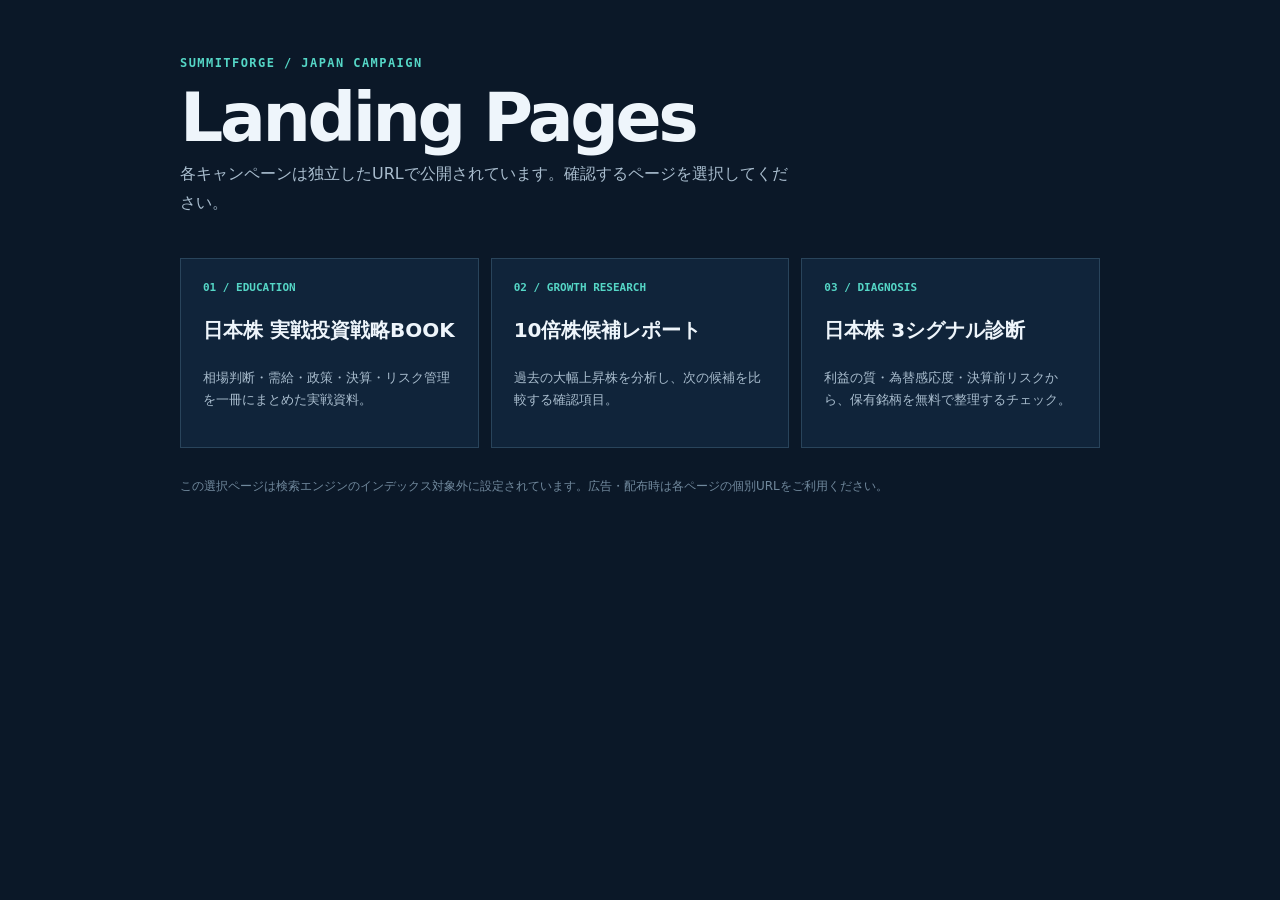
<file: index.html>
<!doctype html>
<html lang="ja">
<head>
  <meta charset="utf-8">
  <meta name="viewport" content="width=device-width, initial-scale=1, viewport-fit=cover">
  <meta name="robots" content="noindex,nofollow">
  <link rel="icon" href="data:image/svg+xml,%3Csvg xmlns='http://www.w3.org/2000/svg' viewBox='0 0 64 64'%3E%3Crect width='64' height='64' rx='8' fill='%230b1828'/%3E%3Cpath d='M15 42 27 30l8 7 14-17' fill='none' stroke='%2355d6c6' stroke-width='6'/%3E%3C/svg%3E">
  <title>SummitForge Landing Pages</title>
  <style>
    *{box-sizing:border-box}body{margin:0;min-width:320px;background:#0b1828;color:#eef5fb;font-family:system-ui,"Noto Sans JP",sans-serif}.shell{width:min(100%,960px);margin-inline:auto;padding:56px 20px 72px}.label{color:#55d6c6;font:700 12px/1.2 ui-monospace,monospace;letter-spacing:.12em}.title{margin:14px 0 8px;font-size:clamp(32px,8vw,68px);line-height:1;letter-spacing:-.05em}.lead{max-width:620px;margin:0;color:#a9bdce;line-height:1.8}.grid{display:grid;gap:12px;margin-top:40px}.card{display:grid;gap:8px;border:1px solid #29445b;padding:22px;background:#10243a;color:inherit;text-decoration:none;transition:border-color .15s,transform .15s}.card:hover{border-color:#55d6c6;transform:translateY(-2px)}.card span{color:#55d6c6;font:600 11px/1.2 ui-monospace,monospace}.card strong{font-size:20px}.card small{color:#a9bdce;line-height:1.6}.note{margin-top:28px;color:#71899d;font-size:12px;line-height:1.7}@media(min-width:720px){.grid{grid-template-columns:repeat(3,1fr)}.card{min-height:190px}}
  </style>
</head>
<body>
  <main class="shell">
    <div class="label">SUMMITFORGE / JAPAN CAMPAIGN</div>
    <h1 class="title">Landing Pages</h1>
    <p class="lead">各キャンペーンは独立したURLで公開されています。確認するページを選択してください。</p>
    <nav class="grid" aria-label="公開ページ一覧">
      <a class="card" href="./strategy-book/"><span>01 / EDUCATION</span><strong>日本株 実戦投資戦略BOOK</strong><small>相場判断・需給・政策・決算・リスク管理を一冊にまとめた実戦資料。</small></a>
      <a class="card" href="./market-intelligence/"><span>02 / GROWTH RESEARCH</span><strong>10倍株候補レポート</strong><small>過去の大幅上昇株を分析し、次の候補を比較する確認項目。</small></a>
      <a class="card" href="./stock-diagnosis/"><span>03 / DIAGNOSIS</span><strong>日本株 3シグナル診断</strong><small>利益の質・為替感応度・決算前リスクから、保有銘柄を無料で整理するチェック。</small></a>
    </nav>
    <p class="note">この選択ページは検索エンジンのインデックス対象外に設定されています。広告・配布時は各ページの個別URLをご利用ください。</p>
  </main>
</body>
</html>
</file>
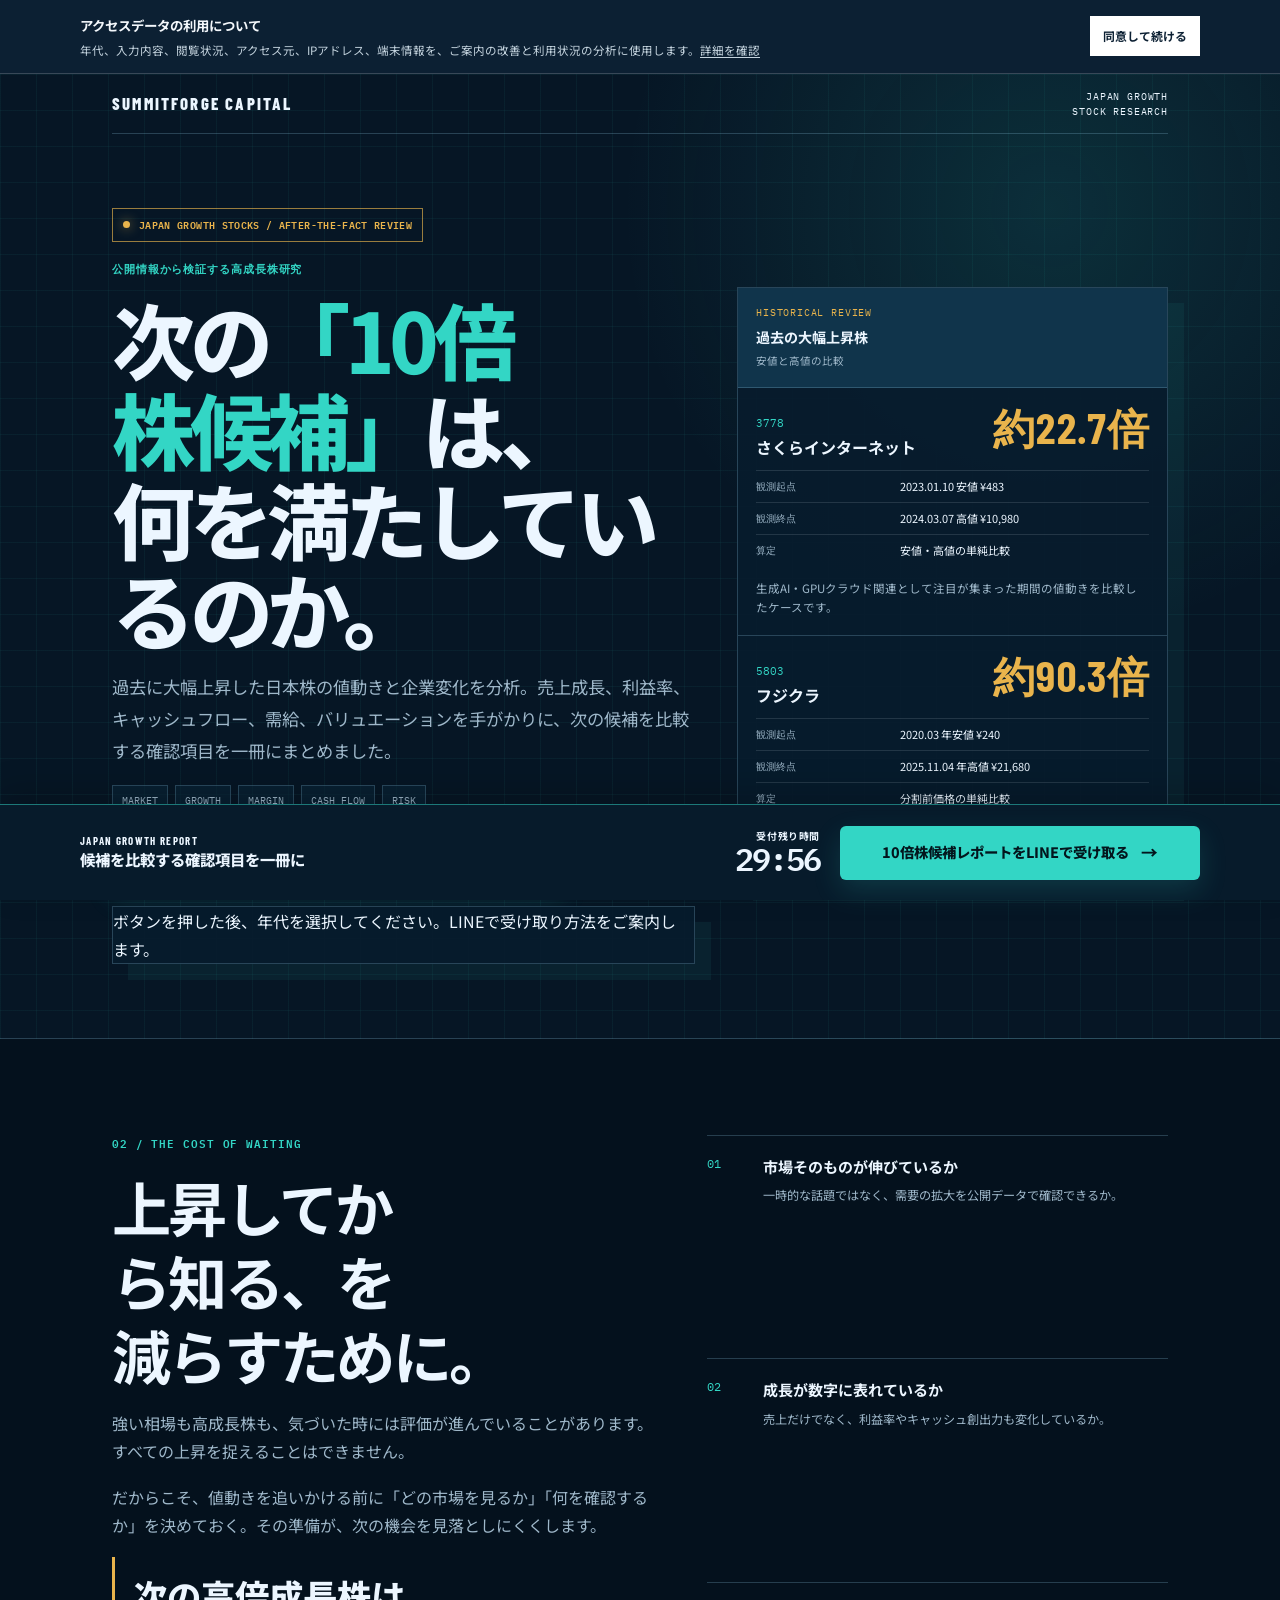
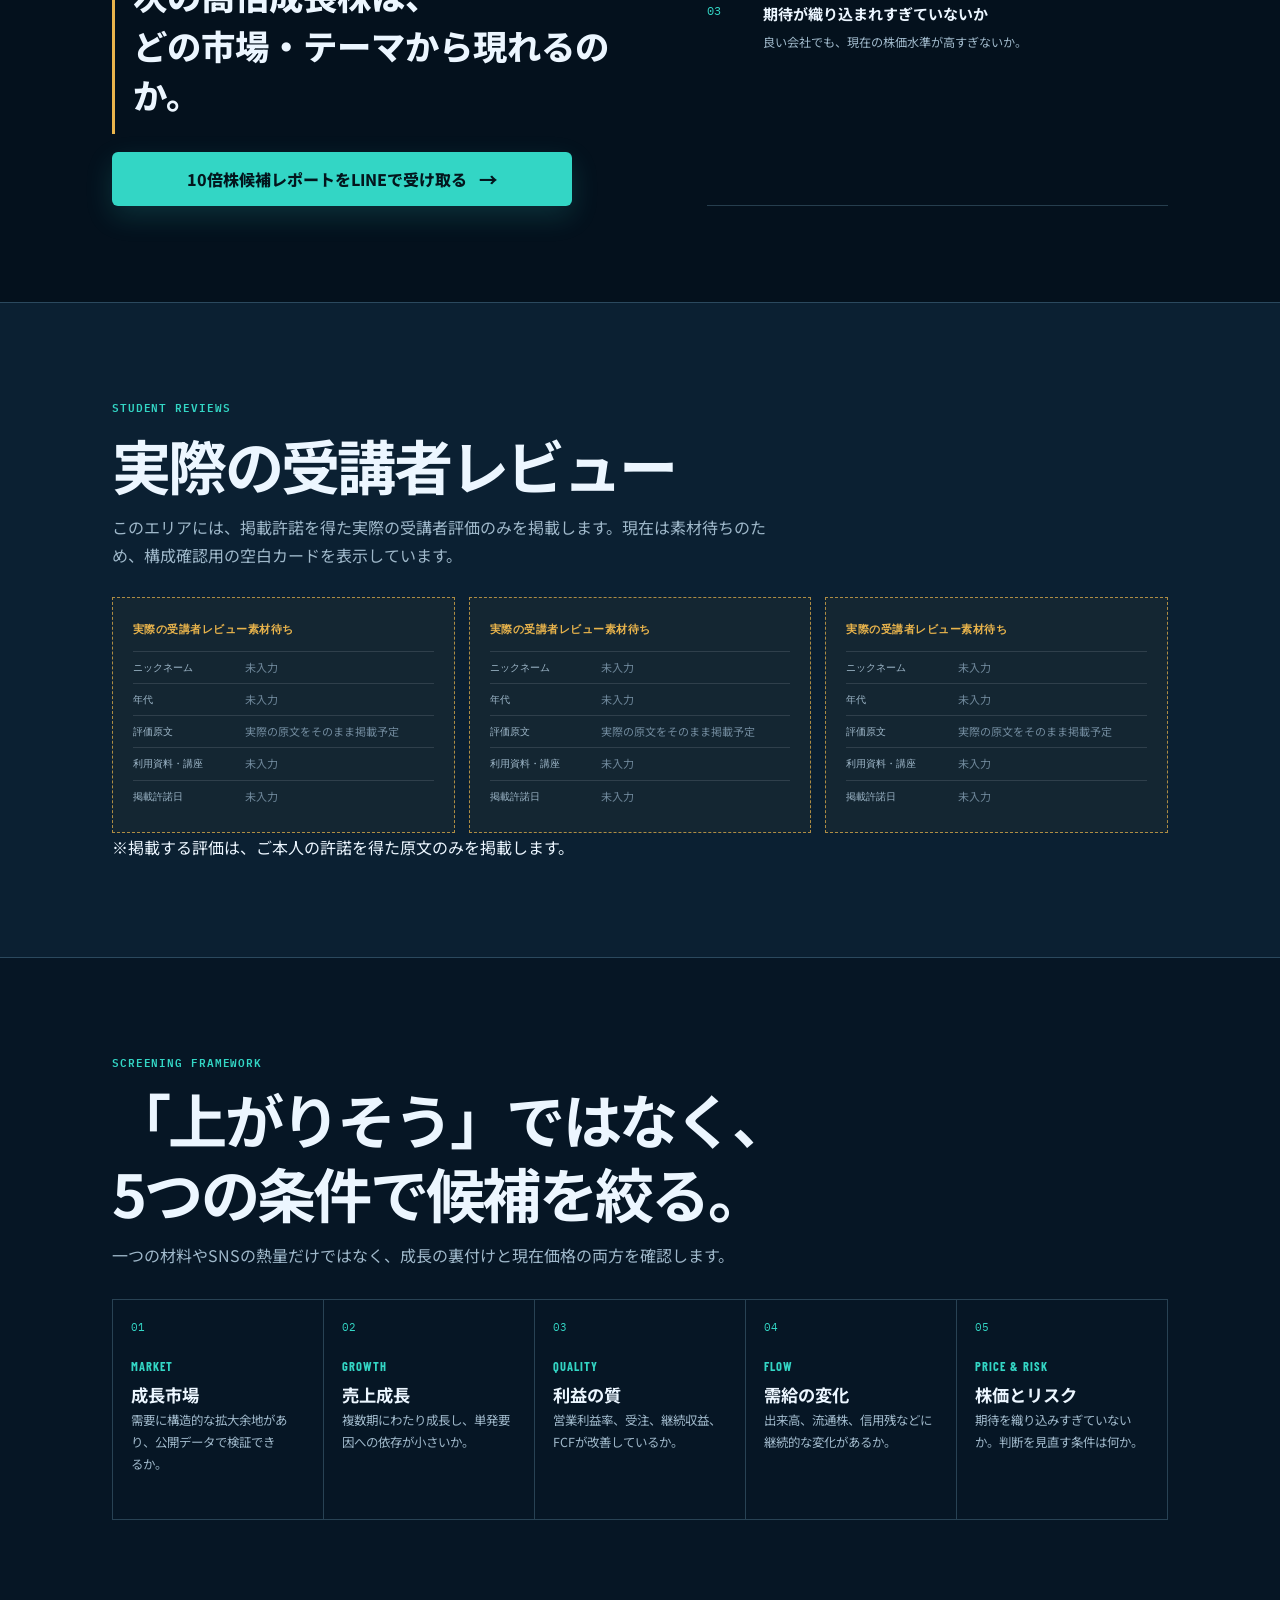
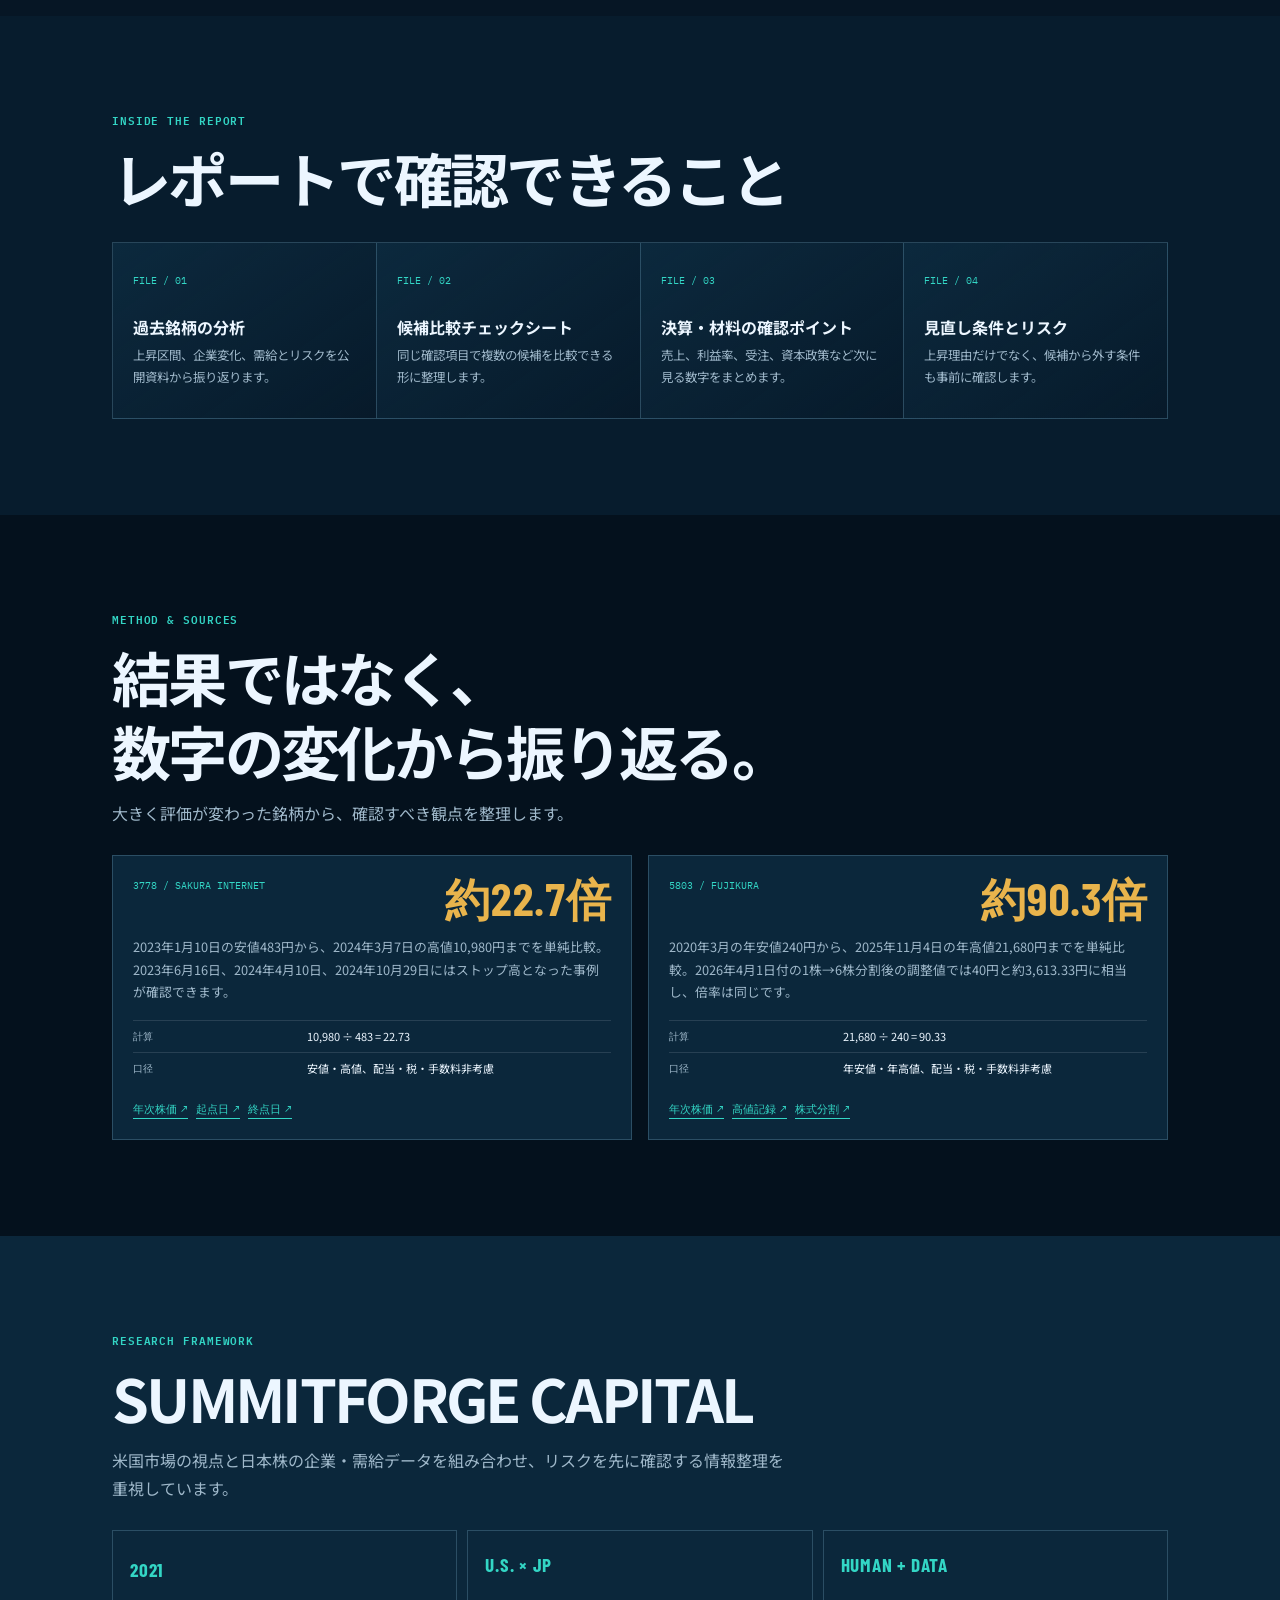
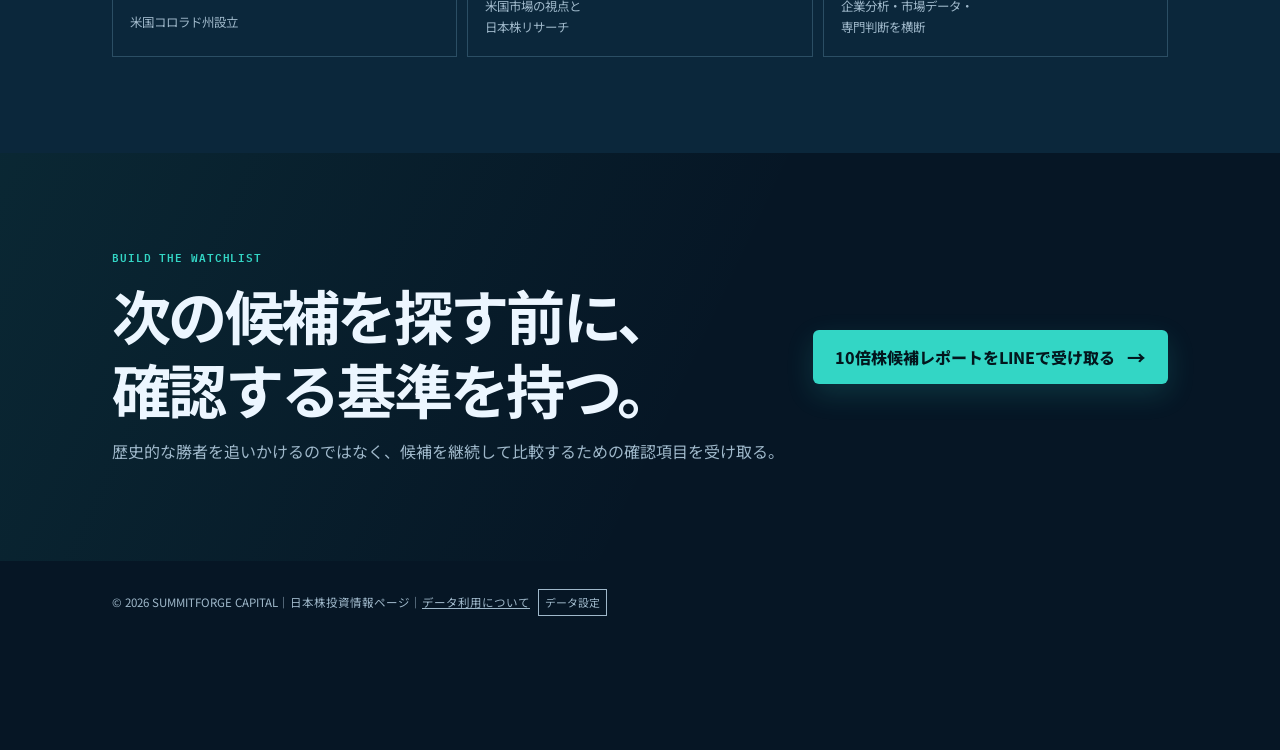
<file: market-intelligence/index.html>
<!doctype html>
<html lang="ja">
<head>
  <meta charset="utf-8">
  <meta name="viewport" content="width=device-width, initial-scale=1, viewport-fit=cover">
  <meta name="description" content="過去の大幅上昇銘柄から、日本株の10倍株候補を比較するための確認項目をまとめたレポート。">
  <title>10倍株候補レポート</title>
  <link rel="icon" href="data:image/svg+xml,%3Csvg xmlns='http://www.w3.org/2000/svg' viewBox='0 0 64 64'%3E%3Crect width='64' height='64' rx='8' fill='%23061625'/%3E%3Cpath d='M14 45 27 33l8 6 15-20' fill='none' stroke='%2333D6C5' stroke-width='6'/%3E%3C/svg%3E">
  <link rel="stylesheet" href="../shared/site.css">
  <link rel="stylesheet" href="./page.css">
  <script src="../shared/tracking-config.js?v=3" defer></script>
  <script src="../shared/lead-tracker.js?v=3" defer></script>
  <script src="../shared/lead-flow.js" defer></script>
</head>
<body data-page="growth-candidates" data-campaign="growth-candidates-2026-09">
  <header class="growth-hero">
    <div class="container">
      <div class="brand-line growth-brand-line">
        <span class="wordmark">SUMMITFORGE CAPITAL</span>
        <span class="brand-meta">JAPAN GROWTH<br>STOCK RESEARCH</span>
      </div>

      <div class="growth-hero-grid">
        <div class="growth-hero-copy">
          <div class="growth-signal"><span aria-hidden="true"></span>JAPAN GROWTH STOCKS / AFTER-THE-FACT REVIEW</div>
          <p class="growth-overline">公開情報から検証する高成長株研究</p>
          <h1>次の<span>「10倍株候補」</span>は、<br>何を満たしているのか。</h1>
          <p class="growth-lead">過去に大幅上昇した日本株の値動きと企業変化を分析。売上成長、利益率、キャッシュフロー、需給、バリュエーションを手がかりに、次の候補を比較する確認項目を一冊にまとめました。</p>
          <div class="growth-chip-row" aria-label="レポートの確認項目">
            <span>MARKET</span><span>GROWTH</span><span>MARGIN</span><span>CASH FLOW</span><span>RISK</span>
          </div>
          <button class="cta-button growth-cta hero-cta" type="button" data-open-age-modal data-track-cta="hero">10倍株候補レポートをLINEで受け取る</button>
          <p class="growth-micro">ボタンを押した後、年代を選択してください。LINEで受け取り方法をご案内します。</p>
        </div>

        <aside class="growth-archive" aria-label="過去の大幅上昇株の分析">
          <div class="growth-archive-head">
            <span>HISTORICAL REVIEW</span>
            <strong>過去の大幅上昇株</strong>
            <small>安値と高値の比較</small>
          </div>

          <article class="growth-snapshot">
            <div class="growth-snapshot-top"><div><span>3778</span><h2>さくらインターネット</h2></div><strong>約22.7倍</strong></div>
            <dl>
              <div><dt>観測起点</dt><dd>2023.01.10 安値 ¥483</dd></div>
              <div><dt>観測終点</dt><dd>2024.03.07 高値 ¥10,980</dd></div>
              <div><dt>算定</dt><dd>安値・高値の単純比較</dd></div>
            </dl>
            <p>生成AI・GPUクラウド関連として注目が集まった期間の値動きを比較したケースです。</p>
          </article>

          <article class="growth-snapshot">
            <div class="growth-snapshot-top"><div><span>5803</span><h2>フジクラ</h2></div><strong>約90.3倍</strong></div>
            <dl>
              <div><dt>観測起点</dt><dd>2020.03 年安値 ¥240</dd></div>
              <div><dt>観測終点</dt><dd>2025.11.04 年高値 ¥21,680</dd></div>
              <div><dt>算定</dt><dd>分割前価格の単純比較</dd></div>
            </dl>
            <p>AIデータセンター関連需要が評価された期間の値動きを、長期の安値・高値で比較したケースです。</p>
          </article>
        </aside>
      </div>
    </div>
  </header>

  <main>
    <section class="growth-opportunity section" aria-labelledby="opportunity-title">
      <div class="container growth-opportunity-grid">
        <div class="growth-opportunity-copy">
          <span class="growth-section-code">02 / THE COST OF WAITING</span>
          <h2 id="opportunity-title">上昇してから知る、を<br>減らすために。</h2>
          <p>強い相場も高成長株も、気づいた時には評価が進んでいることがあります。すべての上昇を捉えることはできません。</p>
          <p>だからこそ、値動きを追いかける前に「どの市場を見るか」「何を確認するか」を決めておく。その準備が、次の機会を見落としにくくします。</p>
          <blockquote>次の高倍成長株は、<br>どの市場・テーマから現れるのか。</blockquote>
          <button class="cta-button growth-cta" type="button" data-open-age-modal data-track-cta="opportunity">10倍株候補レポートをLINEで受け取る</button>
        </div>

        <ol class="growth-question-list" aria-label="候補を探す前の3つの質問">
          <li><span>01</span><div><strong>市場そのものが伸びているか</strong><p>一時的な話題ではなく、需要の拡大を公開データで確認できるか。</p></div></li>
          <li><span>02</span><div><strong>成長が数字に表れているか</strong><p>売上だけでなく、利益率やキャッシュ創出力も変化しているか。</p></div></li>
          <li><span>03</span><div><strong>期待が織り込まれすぎていないか</strong><p>良い会社でも、現在の株価水準が高すぎないか。</p></div></li>
        </ol>
      </div>
    </section>

    <section class="growth-reviews section" aria-labelledby="reviews-title">
      <div class="container">
        <div class="growth-section-head">
          <span class="growth-section-code">STUDENT REVIEWS</span>
          <h2 id="reviews-title">実際の受講者レビュー</h2>
          <p>このエリアには、掲載許諾を得た実際の受講者評価のみを掲載します。現在は素材待ちのため、構成確認用の空白カードを表示しています。</p>
        </div>
        <div class="growth-review-grid">
          <article class="growth-review-placeholder"><span>実際の受講者レビュー素材待ち</span><dl><div><dt>ニックネーム</dt><dd>未入力</dd></div><div><dt>年代</dt><dd>未入力</dd></div><div><dt>評価原文</dt><dd>実際の原文をそのまま掲載予定</dd></div><div><dt>利用資料・講座</dt><dd>未入力</dd></div><div><dt>掲載許諾日</dt><dd>未入力</dd></div></dl></article>
          <article class="growth-review-placeholder"><span>実際の受講者レビュー素材待ち</span><dl><div><dt>ニックネーム</dt><dd>未入力</dd></div><div><dt>年代</dt><dd>未入力</dd></div><div><dt>評価原文</dt><dd>実際の原文をそのまま掲載予定</dd></div><div><dt>利用資料・講座</dt><dd>未入力</dd></div><div><dt>掲載許諾日</dt><dd>未入力</dd></div></dl></article>
          <article class="growth-review-placeholder"><span>実際の受講者レビュー素材待ち</span><dl><div><dt>ニックネーム</dt><dd>未入力</dd></div><div><dt>年代</dt><dd>未入力</dd></div><div><dt>評価原文</dt><dd>実際の原文をそのまま掲載予定</dd></div><div><dt>利用資料・講座</dt><dd>未入力</dd></div><div><dt>掲載許諾日</dt><dd>未入力</dd></div></dl></article>
        </div>
        <p class="growth-review-note">※掲載する評価は、ご本人の許諾を得た原文のみを掲載します。</p>
      </div>
    </section>

    <section class="growth-framework section" aria-labelledby="framework-title">
      <div class="container">
        <div class="growth-section-head">
          <span class="growth-section-code">SCREENING FRAMEWORK</span>
          <h2 id="framework-title">「上がりそう」ではなく、<br>5つの条件で候補を絞る。</h2>
          <p>一つの材料やSNSの熱量だけではなく、成長の裏付けと現在価格の両方を確認します。</p>
        </div>
        <ol class="growth-filter-list">
          <li><span>01</span><div><strong>MARKET</strong><h3>成長市場</h3><p>需要に構造的な拡大余地があり、公開データで検証できるか。</p></div></li>
          <li><span>02</span><div><strong>GROWTH</strong><h3>売上成長</h3><p>複数期にわたり成長し、単発要因への依存が小さいか。</p></div></li>
          <li><span>03</span><div><strong>QUALITY</strong><h3>利益の質</h3><p>営業利益率、受注、継続収益、FCFが改善しているか。</p></div></li>
          <li><span>04</span><div><strong>FLOW</strong><h3>需給の変化</h3><p>出来高、流通株、信用残などに継続的な変化があるか。</p></div></li>
          <li><span>05</span><div><strong>PRICE &amp; RISK</strong><h3>株価とリスク</h3><p>期待を織り込みすぎていないか。判断を見直す条件は何か。</p></div></li>
        </ol>
      </div>
    </section>

    <section class="growth-report section" aria-labelledby="report-title">
      <div class="container">
        <div class="growth-section-head">
          <span class="growth-section-code">INSIDE THE REPORT</span>
          <h2 id="report-title">レポートで確認できること</h2>
        </div>
        <div class="growth-report-grid">
          <article><span>FILE / 01</span><h3>過去銘柄の分析</h3><p>上昇区間、企業変化、需給とリスクを公開資料から振り返ります。</p></article>
          <article><span>FILE / 02</span><h3>候補比較チェックシート</h3><p>同じ確認項目で複数の候補を比較できる形に整理します。</p></article>
          <article><span>FILE / 03</span><h3>決算・材料の確認ポイント</h3><p>売上、利益率、受注、資本政策など次に見る数字をまとめます。</p></article>
          <article><span>FILE / 04</span><h3>見直し条件とリスク</h3><p>上昇理由だけでなく、候補から外す条件も事前に確認します。</p></article>
        </div>
      </div>
    </section>

    <section class="growth-history section" aria-labelledby="history-title">
      <div class="container">
        <div class="growth-section-head">
          <span class="growth-section-code">METHOD &amp; SOURCES</span>
          <h2 id="history-title">結果ではなく、<br>数字の変化から振り返る。</h2>
          <p>大きく評価が変わった銘柄から、確認すべき観点を整理します。</p>
        </div>
        <div class="growth-method-grid">
          <article>
            <header><span>3778 / SAKURA INTERNET</span><strong>約22.7倍</strong></header>
            <p>2023年1月10日の安値483円から、2024年3月7日の高値10,980円までを単純比較。2023年6月16日、2024年4月10日、2024年10月29日にはストップ高となった事例が確認できます。</p>
            <dl><div><dt>計算</dt><dd>10,980 ÷ 483 = 22.73</dd></div><div><dt>口径</dt><dd>安値・高値、配当・税・手数料非考慮</dd></div></dl>
            <div class="growth-source-links"><a href="https://s.kabutan.jp/stocks/3778/historical_prices/yearly/" target="_blank" rel="noopener noreferrer">年次株価</a><a href="https://minkabu.jp/stock/3778/daily_bar?page=45&amp;selected_platform=pc" target="_blank" rel="noopener noreferrer">起点日</a><a href="https://minkabu.jp/stock/3778/daily_bar?page=31&amp;selected_platform=pc" target="_blank" rel="noopener noreferrer">終点日</a></div>
          </article>
          <article>
            <header><span>5803 / FUJIKURA</span><strong>約90.3倍</strong></header>
            <p>2020年3月の年安値240円から、2025年11月4日の年高値21,680円までを単純比較。2026年4月1日付の1株→6株分割後の調整値では40円と約3,613.33円に相当し、倍率は同じです。</p>
            <dl><div><dt>計算</dt><dd>21,680 ÷ 240 = 90.33</dd></div><div><dt>口径</dt><dd>年安値・年高値、配当・税・手数料非考慮</dd></div></dl>
            <div class="growth-source-links"><a href="https://s.kabutan.jp/stocks/5803/historical_prices/yearly/" target="_blank" rel="noopener noreferrer">年次株価</a><a href="https://kabutan.jp/stock/kabuka?ashi=shin&amp;code=5803&amp;page=9" target="_blank" rel="noopener noreferrer">高値記録</a><a href="https://www.fujikura.co.jp/ir/basic-information/index.html" target="_blank" rel="noopener noreferrer">株式分割</a></div>
          </article>
        </div>
      </div>
    </section>

    <section class="growth-company section" aria-labelledby="company-title">
      <div class="container">
        <div class="growth-section-head">
          <span class="growth-section-code">RESEARCH FRAMEWORK</span>
          <h2 id="company-title">SUMMITFORGE CAPITAL</h2>
          <p>米国市場の視点と日本株の企業・需給データを組み合わせ、リスクを先に確認する情報整理を重視しています。</p>
        </div>
        <div class="growth-fact-grid">
          <div><strong>2021</strong><span>米国コロラド州設立</span></div>
          <div><strong>U.S. × JP</strong><span>米国市場の視点と<br>日本株リサーチ</span></div>
          <div><strong>HUMAN + DATA</strong><span>企業分析・市場データ・<br>専門判断を横断</span></div>
        </div>
      </div>
    </section>

    <section class="growth-final section" aria-labelledby="final-title">
      <div class="container growth-final-grid">
        <div><span class="growth-section-code">BUILD THE WATCHLIST</span><h2 id="final-title">次の候補を探す前に、<br>確認する基準を持つ。</h2><p>歴史的な勝者を追いかけるのではなく、候補を継続して比較するための確認項目を受け取る。</p></div>
        <button class="cta-button growth-cta" type="button" data-open-age-modal data-track-cta="final">10倍株候補レポートをLINEで受け取る</button>
      </div>
    </section>

  </main>

  <footer class="page-footer growth-footer"><div class="container">© 2026 SUMMITFORGE CAPITAL｜日本株投資情報ページ｜<a href="../privacy.html">データ利用について</a><button class="tracking-settings" type="button" data-tracking-settings hidden>データ設定</button></div></footer>

  <aside class="conversion-bar growth-conversion-bar" aria-label="10倍株候補レポートの受け取り">
    <div class="conversion-inner">
      <div class="conversion-copy"><span class="conversion-kicker">JAPAN GROWTH REPORT</span><strong class="conversion-title" data-expiry-copy>候補を比較する確認項目を一冊に</strong></div>
      <div class="timer-wrap"><span class="timer-label" data-timer-label aria-live="polite">受付残り時間</span><span class="timer" data-countdown>30:00</span></div>
      <button class="cta-button growth-cta" type="button" data-open-age-modal data-track-cta="fixed">10倍株候補レポートをLINEで受け取る</button>
    </div>
  </aside>

  <div class="modal-backdrop" data-age-modal hidden>
    <section class="age-modal" role="dialog" aria-modal="true" aria-labelledby="age-title" aria-describedby="age-copy">
      <button class="modal-close" type="button" aria-label="閉じる" data-close-modal>×</button>
      <h2 class="modal-title" id="age-title">年代を選択してください</h2>
      <p class="modal-copy" id="age-copy">選択後、LINEで10倍株候補レポートの受け取り方法をご案内します。同意いただいた場合、年代とアクセス状況をサービス改善のため記録します。<a href="../privacy.html">データ利用の詳細</a></p>
      <div class="age-grid">
        <a class="age-link" data-age-link data-age-group="under_40" href="https://line.me/ti/p/RTSB_TkeeW">30代以下</a>
        <a class="age-link" data-age-link data-age-group="40s" href="https://line.me/ti/p/RTSB_TkeeW">40代</a>
        <a class="age-link" data-age-link data-age-group="50s" href="https://line.me/ti/p/RTSB_TkeeW">50代</a>
        <a class="age-link" data-age-link data-age-group="60_plus" href="https://line.me/ti/p/RTSB_TkeeW">60代以上</a>
      </div>
      <p class="modal-note">LINEアプリまたはLINEのウェブページへ移動します。</p>
    </section>
  </div>

  <noscript><p>このページの年代選択にはJavaScriptが必要です。ブラウザの設定でJavaScriptを有効にしてください。</p></noscript>
</body>
</html>
</file>
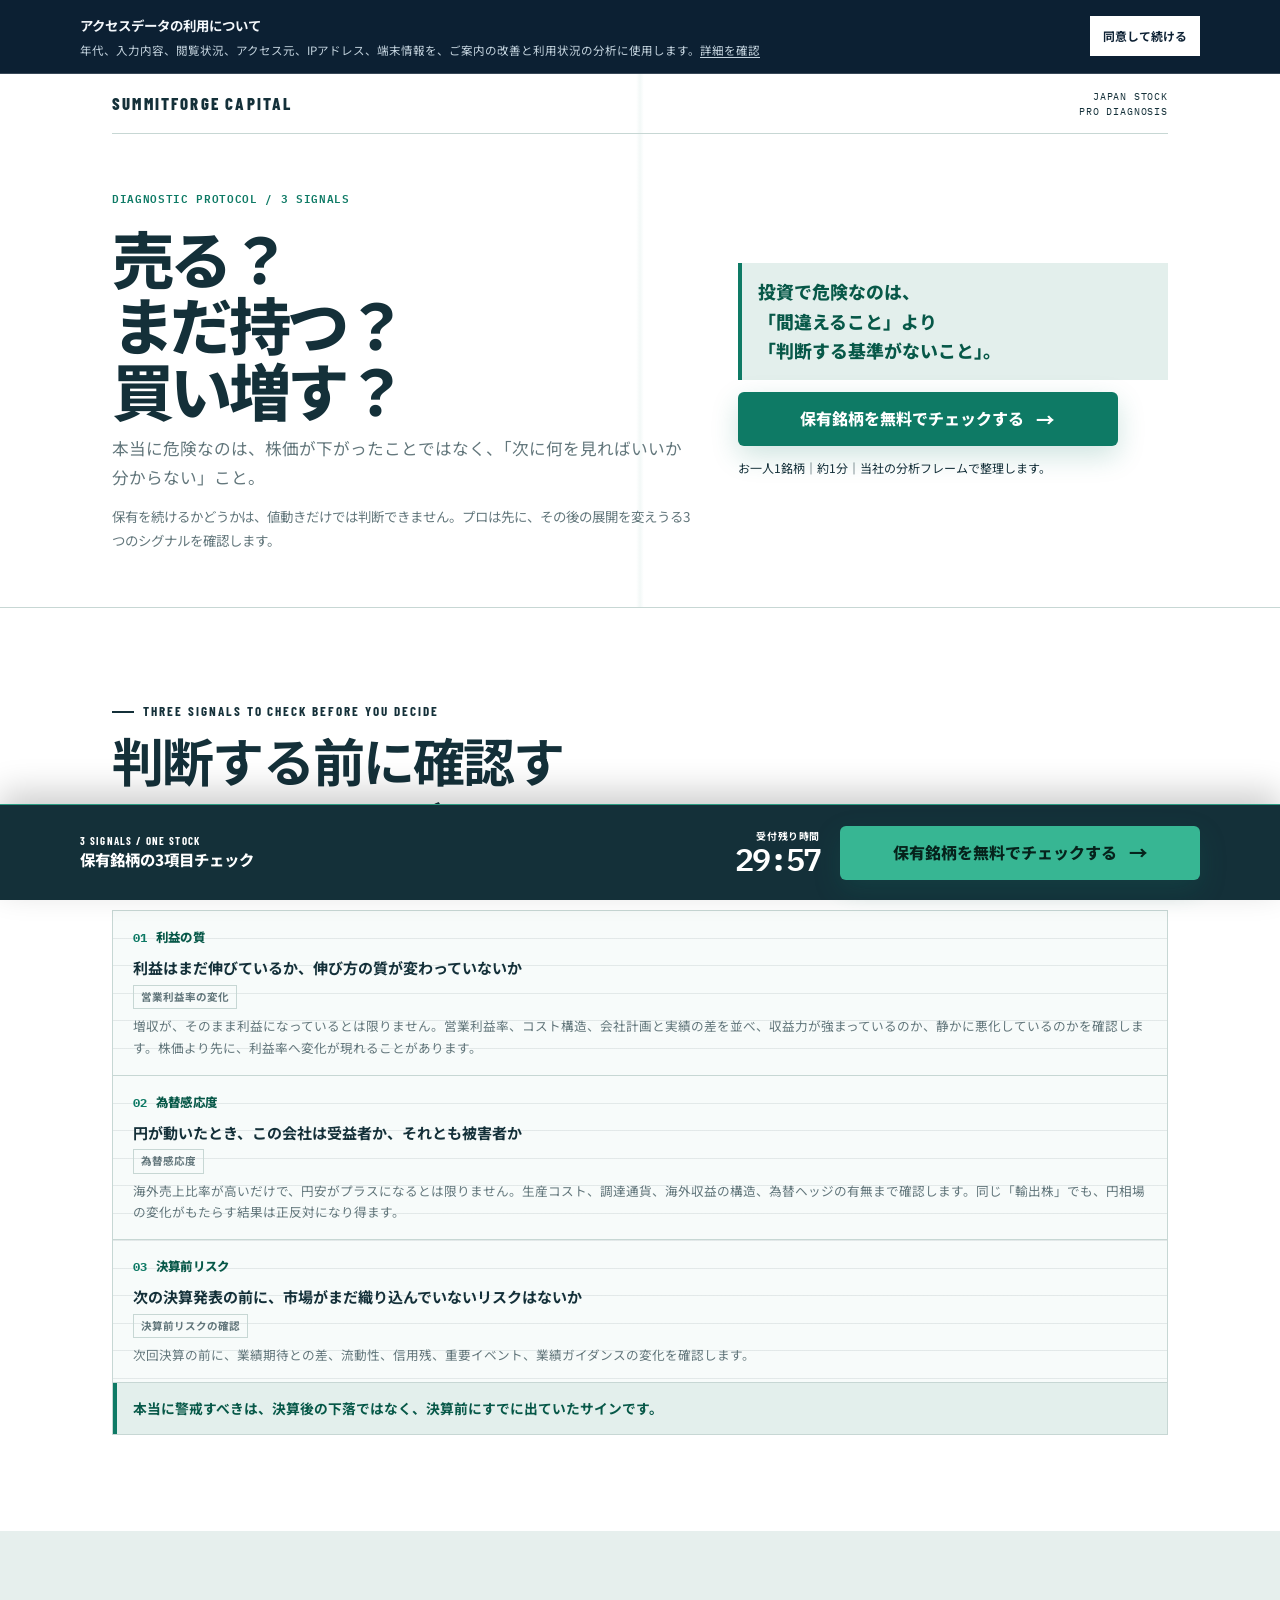
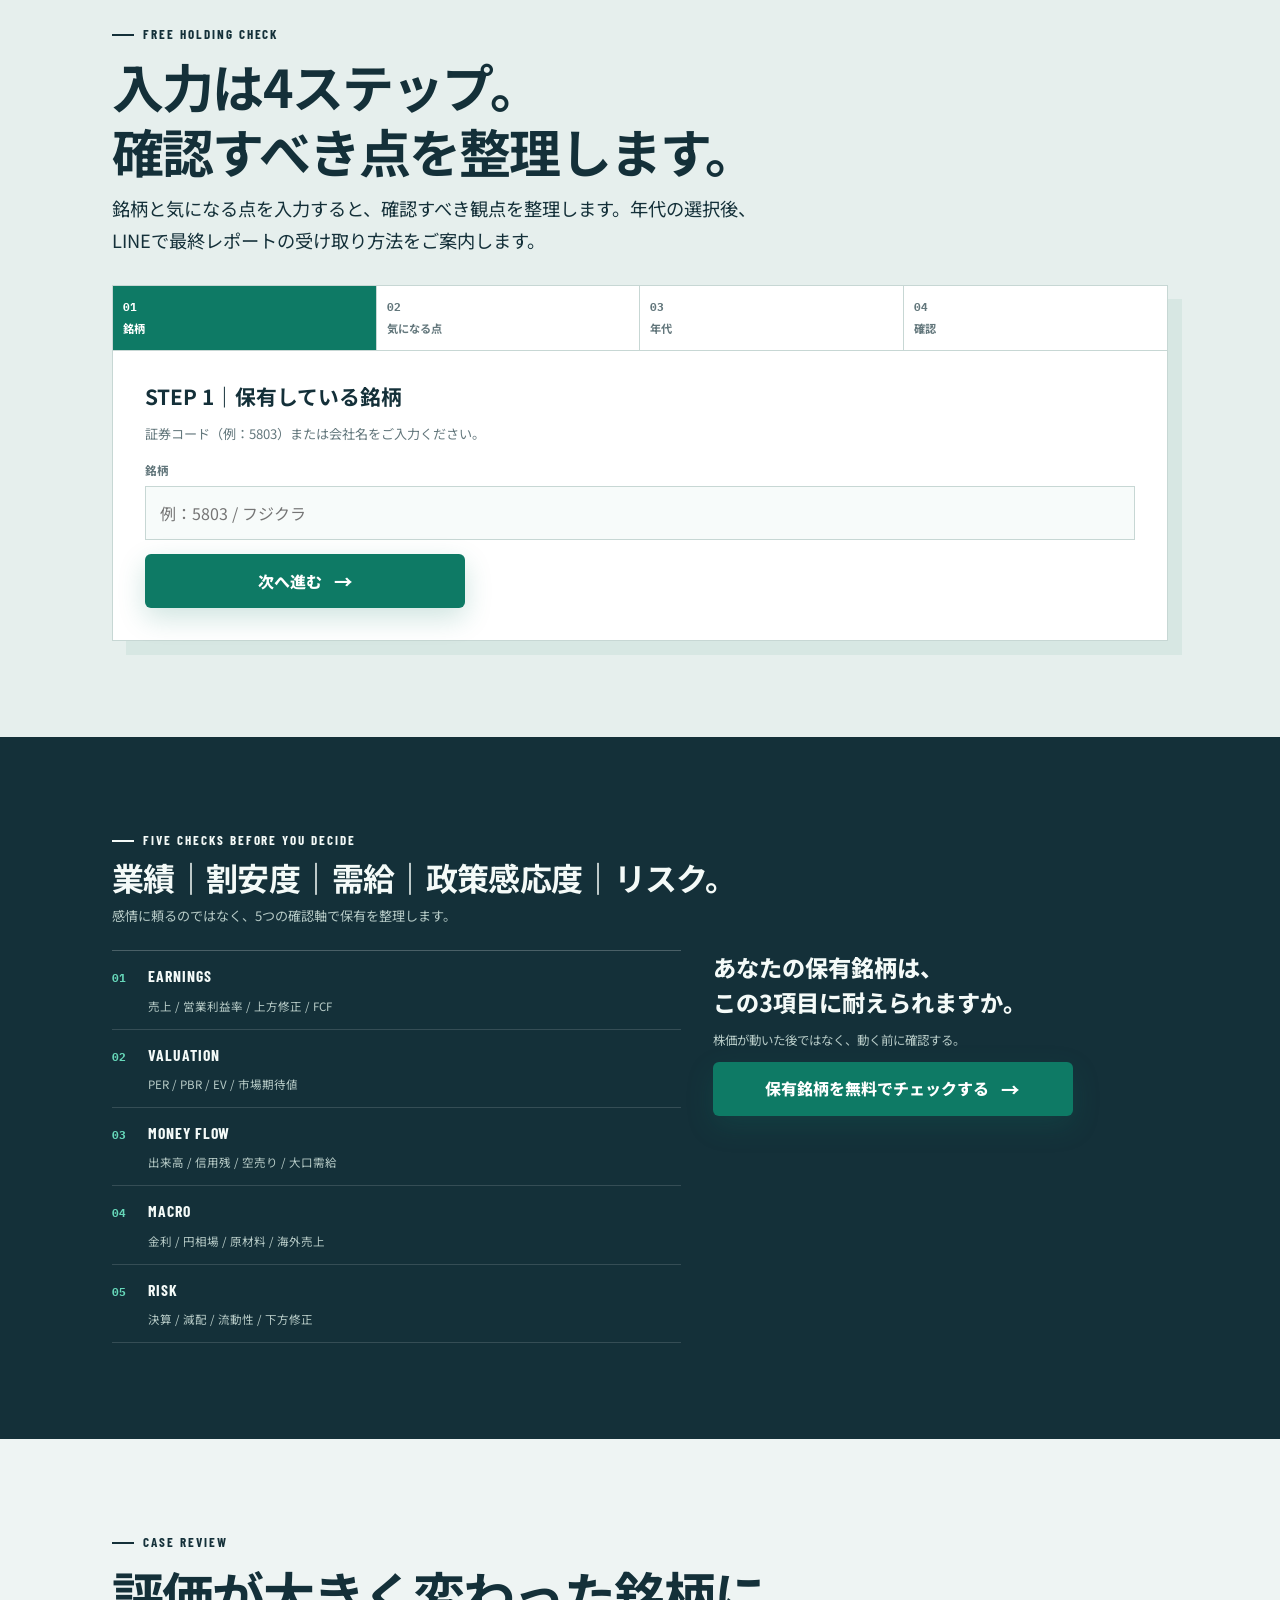
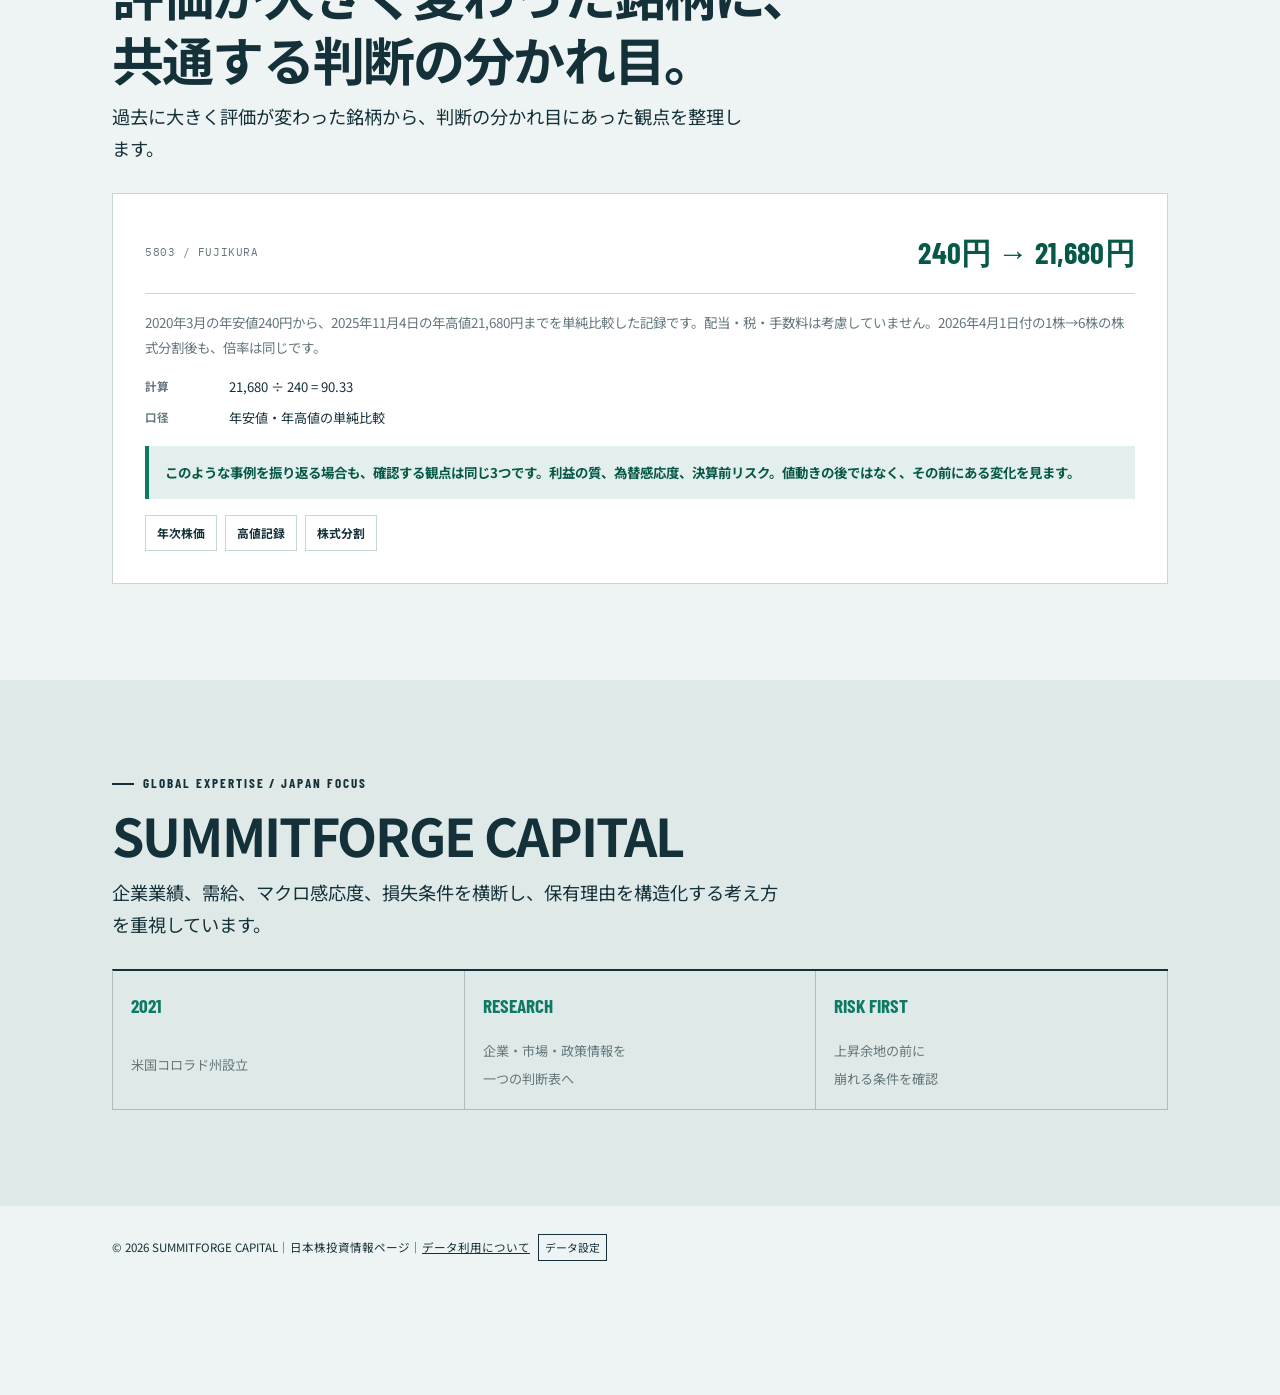
<file: stock-diagnosis/index.html>
<!doctype html>
<html lang="ja">
<head>
  <meta charset="utf-8">
  <meta name="viewport" content="width=device-width, initial-scale=1, viewport-fit=cover">
  <meta name="description" content="利益率の質・為替感応度・決算前リスクの3つのシグナルで、保有銘柄を無料で整理するチェック。">
  <title>日本株 3シグナル診断</title>
  <link rel="icon" href="data:image/svg+xml,%3Csvg xmlns='http://www.w3.org/2000/svg' viewBox='0 0 64 64'%3E%3Crect width='64' height='64' rx='8' fill='%23143039'/%3E%3Cpath d='M15 42 27 30l8 7 14-17' fill='none' stroke='%2337B693' stroke-width='6'/%3E%3C/svg%3E">
  <link rel="stylesheet" href="../shared/site.css">
  <script src="../shared/tracking-config.js?v=3" defer></script>
  <script src="../shared/lead-tracker.js?v=3" defer></script>
  <script src="../shared/lead-flow.js" defer></script>
  <script src="./diagnosis-flow.js" defer></script>
</head>
<body data-page="stock-diagnosis" data-campaign="stock-diagnosis-2026-09">
  <header class="diag-hero">
    <div class="container">
      <div class="brand-line">
        <span class="wordmark">SUMMITFORGE CAPITAL</span>
        <span class="brand-meta">JAPAN STOCK<br>PRO DIAGNOSIS</span>
      </div>

      <div class="diag-hero-grid">
        <div class="diag-hero-copy">
          <span class="diag-code">DIAGNOSTIC PROTOCOL / 3 SIGNALS</span>
          <h1 class="diag-title">売る？<br>まだ持つ？<br>買い増す？</h1>
          <p class="diag-subtitle">本当に危険なのは、株価が下がったことではなく、「次に何を見ればいいか分からない」こと。</p>
          <p class="diag-lead">保有を続けるかどうかは、値動きだけでは判断できません。プロは先に、その後の展開を変えうる3つのシグナルを確認します。</p>
        </div>

        <div class="diag-hero-action">
          <blockquote class="diag-principle">投資で危険なのは、<br>「間違えること」より<br>「判断する基準がないこと」。</blockquote>
          <button class="cta-button hero-cta" type="button" data-open-diagnosis-flow data-track-cta="hero">保有銘柄を無料でチェックする</button>
          <p class="micro">お一人1銘柄｜約1分｜当社の分析フレームで整理します。</p>
        </div>
      </div>
    </div>
  </header>

  <main>
    <section class="section diag-notebook-section" aria-labelledby="signals-title">
      <div class="container">
        <div class="diag-notebook-head">
          <span class="eyebrow">Three signals to check before you decide</span>
          <h2 class="section-heading" id="signals-title">判断する前に確認する、3つのシグナル。</h2>
          <p>上がる・下がるを当てるのではなく、保有を続ける前に事実を確認します。</p>
        </div>

        <ol class="diag-notebook">
          <li class="notebook-entry">
            <div class="notebook-index"><b>01</b><span>利益の質</span></div>
            <div class="notebook-body">
              <h3>利益はまだ伸びているか、伸び方の質が変わっていないか</h3>
              <span class="notebook-tag">営業利益率の変化</span>
              <p>増収が、そのまま利益になっているとは限りません。営業利益率、コスト構造、会社計画と実績の差を並べ、収益力が強まっているのか、静かに悪化しているのかを確認します。株価より先に、利益率へ変化が現れることがあります。</p>
            </div>
          </li>
          <li class="notebook-entry">
            <div class="notebook-index"><b>02</b><span>為替感応度</span></div>
            <div class="notebook-body">
              <h3>円が動いたとき、この会社は受益者か、それとも被害者か</h3>
              <span class="notebook-tag">為替感応度</span>
              <p>海外売上比率が高いだけで、円安がプラスになるとは限りません。生産コスト、調達通貨、海外収益の構造、為替ヘッジの有無まで確認します。同じ「輸出株」でも、円相場の変化がもたらす結果は正反対になり得ます。</p>
            </div>
          </li>
          <li class="notebook-entry">
            <div class="notebook-index"><b>03</b><span>決算前リスク</span></div>
            <div class="notebook-body">
              <h3>次の決算発表の前に、市場がまだ織り込んでいないリスクはないか</h3>
              <span class="notebook-tag">決算前リスクの確認</span>
              <p>次回決算の前に、業績期待との差、流動性、信用残、重要イベント、業績ガイダンスの変化を確認します。</p>
            </div>
          </li>
          <li class="notebook-foot">本当に警戒すべきは、決算後の下落ではなく、決算前にすでに出ていたサインです。</li>
        </ol>
      </div>
    </section>

    <section class="section diag-ai" aria-labelledby="ai-title">
      <div class="container">
        <div class="stack-tight">
          <span class="eyebrow">Free holding check</span>
          <h2 class="section-heading" id="ai-title">入力は4ステップ。<br>確認すべき点を整理します。</h2>
          <p class="section-lead">銘柄と気になる点を入力すると、確認すべき観点を整理します。年代の選択後、LINEで最終レポートの受け取り方法をご案内します。</p>
        </div>

        <form class="diag-form" data-diagnosis-flow novalidate>
          <ol class="diag-form-progress" aria-label="診断の進行状況">
            <li data-step-indicator="1"><b>01</b><span>銘柄</span></li>
            <li data-step-indicator="2"><b>02</b><span>気になる点</span></li>
            <li data-step-indicator="3"><b>03</b><span>年代</span></li>
            <li data-step-indicator="4"><b>04</b><span>確認</span></li>
          </ol>

          <div class="diag-form-panel" data-step-panel="1">
            <h3>STEP 1｜保有している銘柄</h3>
            <p class="diag-form-help">証券コード（例：5803）または会社名をご入力ください。</p>
            <label class="diag-field">
              <span>銘柄</span>
              <input type="text" name="stock" maxlength="40" autocomplete="off" placeholder="例：5803 / フジクラ" data-stock-input>
            </label>
            <p class="diag-form-error" data-error-for="stock" hidden>銘柄をご入力ください（2文字以上）。</p>
            <div class="diag-form-actions">
              <button class="cta-button" type="button" data-next-step="2">次へ進む</button>
            </div>
          </div>

          <div class="diag-form-panel" data-step-panel="2" hidden>
            <h3>STEP 2｜いま、心当たりのある判断はどれですか</h3>
            <p class="diag-form-help">当てはまるものを1つお選びください。</p>
            <div class="diag-options" role="radiogroup" aria-label="心当たりのある判断">
              <button class="diag-option" type="button" role="radio" aria-checked="false" data-concern-option="loss"><strong>含み損</strong><span>「ここまで下がったから、もう売れない」</span></button>
              <button class="diag-option" type="button" role="radio" aria-checked="false" data-concern-option="profit"><strong>含み益</strong><span>「もっと上がる気がする」</span></button>
              <button class="diag-option" type="button" role="radio" aria-checked="false" data-concern-option="dividend"><strong>高配当</strong><span>「利回り5%だから安心」</span></button>
              <button class="diag-option" type="button" role="radio" aria-checked="false" data-concern-option="momentum"><strong>急騰株</strong><span>「みんな買っているからまだ上がる」</span></button>
              <button class="diag-option" type="button" role="radio" aria-checked="false" data-concern-option="fx"><strong>円高</strong><span>「円高だから全部の輸出株に悪い」</span></button>
            </div>
            <p class="diag-form-error" data-error-for="concern" hidden>当てはまるものを1つお選びください。</p>
            <div class="diag-form-actions">
              <button class="diag-back" type="button" data-previous-step="1">戻る</button>
              <button class="cta-button" type="button" data-next-step="3">次へ進む</button>
            </div>
          </div>

          <div class="diag-form-panel" data-step-panel="3" hidden>
            <h3>STEP 3｜年代</h3>
            <p class="diag-form-help">ご案内の内容を合わせるために使用します。</p>
            <div class="diag-options diag-options-age" role="radiogroup" aria-label="年代">
              <button class="diag-option" type="button" role="radio" aria-checked="false" data-age-option="under_40"><strong>30代以下</strong></button>
              <button class="diag-option" type="button" role="radio" aria-checked="false" data-age-option="40s"><strong>40代</strong></button>
              <button class="diag-option" type="button" role="radio" aria-checked="false" data-age-option="50s"><strong>50代</strong></button>
              <button class="diag-option" type="button" role="radio" aria-checked="false" data-age-option="60_plus"><strong>60代以上</strong></button>
            </div>
            <p class="diag-form-error" data-error-for="age" hidden>年代をお選びください。</p>
            <div class="diag-form-actions">
              <button class="diag-back" type="button" data-previous-step="2">戻る</button>
              <button class="cta-button" type="button" data-next-step="4">確認へ進む</button>
            </div>
          </div>

          <div class="diag-form-panel" data-step-panel="4" hidden>
            <h3>STEP 4｜入力内容の確認</h3>
            <dl class="diag-summary">
              <div><dt>銘柄</dt><dd data-summary="stock">—</dd></div>
              <div><dt>気になる点</dt><dd data-summary="concern">—</dd></div>
              <div><dt>年代</dt><dd data-summary="age">—</dd></div>
            </dl>
            <p class="diag-form-help">内容をご確認のうえ、LINEで最終レポートの受け取り方法をご案内します。</p>
            <div class="diag-form-actions diag-form-actions-final">
              <button class="diag-back" type="button" data-previous-step="3">戻る</button>
              <a class="cta-button" href="https://line.me/ti/p/RTSB_TkeeW" data-diagnosis-submit>LINEで最終レポートを受け取る</a>
            </div>
            <p class="micro diag-form-note">LINEアプリまたはLINEのウェブページへ移動します。お一人につき1銘柄を目安にご案内します。<a href="../privacy.html">データ利用の詳細</a></p>
          </div>
        </form>
        <noscript><p class="micro">このチェックの操作にはJavaScriptが必要です。ブラウザの設定でJavaScriptを有効にしてください。</p></noscript>
      </div>
    </section>

    <section class="section diag-closing" aria-labelledby="closing-title">
      <div class="container">
        <div class="diag-closing-head">
          <span class="eyebrow">Five checks before you decide</span>
          <h2 class="section-heading" id="closing-title">業績｜割安度｜需給｜政策感応度｜リスク。</h2>
          <p>感情に頼るのではなく、5つの確認軸で保有を整理します。</p>
        </div>

        <div class="diag-closing-grid">
          <ol class="diag-axis-list">
            <li><b>01</b><div><strong>EARNINGS</strong><span>売上 / 営業利益率 / 上方修正 / FCF</span></div></li>
            <li><b>02</b><div><strong>VALUATION</strong><span>PER / PBR / EV / 市場期待値</span></div></li>
            <li><b>03</b><div><strong>MONEY FLOW</strong><span>出来高 / 信用残 / 空売り / 大口需給</span></div></li>
            <li><b>04</b><div><strong>MACRO</strong><span>金利 / 円相場 / 原材料 / 海外売上</span></div></li>
            <li><b>05</b><div><strong>RISK</strong><span>決算 / 減配 / 流動性 / 下方修正</span></div></li>
          </ol>

          <div class="diag-closing-cta">
            <p class="diag-closing-question">あなたの保有銘柄は、<br>この3項目に耐えられますか。</p>
            <p class="diag-closing-note">株価が動いた後ではなく、動く前に確認する。</p>
            <button class="cta-button" type="button" data-open-diagnosis-flow data-track-cta="final">保有銘柄を無料でチェックする</button>
          </div>
        </div>
      </div>
    </section>

    <section class="section" aria-labelledby="case-title">
      <div class="container">
        <div class="stack-tight">
          <span class="eyebrow">Case review</span>
          <h2 class="section-heading" id="case-title">評価が大きく変わった銘柄に、<br>共通する判断の分かれ目。</h2>
          <p class="section-lead">過去に大きく評価が変わった銘柄から、判断の分かれ目にあった観点を整理します。</p>
        </div>

        <article class="diag-case">
          <header>
            <span>5803 / FUJIKURA</span>
            <strong>240円 → 21,680円</strong>
          </header>
          <p>2020年3月の年安値240円から、2025年11月4日の年高値21,680円までを単純比較した記録です。配当・税・手数料は考慮していません。2026年4月1日付の1株→6株の株式分割後も、倍率は同じです。</p>
          <dl>
            <div><dt>計算</dt><dd>21,680 ÷ 240 = 90.33</dd></div>
            <div><dt>口径</dt><dd>年安値・年高値の単純比較</dd></div>
          </dl>
          <p class="diag-case-lens">このような事例を振り返る場合も、確認する観点は同じ3つです。利益の質、為替感応度、決算前リスク。値動きの後ではなく、その前にある変化を見ます。</p>
          <div class="diag-case-links">
            <a href="https://s.kabutan.jp/stocks/5803/historical_prices/yearly/" target="_blank" rel="noopener noreferrer">年次株価</a>
            <a href="https://kabutan.jp/stock/kabuka?ashi=shin&amp;code=5803&amp;page=9" target="_blank" rel="noopener noreferrer">高値記録</a>
            <a href="https://www.fujikura.co.jp/ir/basic-information/index.html" target="_blank" rel="noopener noreferrer">株式分割</a>
          </div>
        </article>
      </div>
    </section>

    <section class="section diag-company" aria-labelledby="diag-company-title">
      <div class="container">
        <div class="stack-tight">
          <span class="eyebrow">Global expertise / Japan focus</span>
          <h2 class="section-heading" id="diag-company-title">SUMMITFORGE CAPITAL</h2>
          <p class="section-lead">企業業績、需給、マクロ感応度、損失条件を横断し、保有理由を構造化する考え方を重視しています。</p>
        </div>
        <dl class="diag-facts">
          <div class="diag-fact"><dt><strong>2021</strong></dt><dd><span>米国コロラド州設立</span></dd></div>
          <div class="diag-fact"><dt><strong>RESEARCH</strong></dt><dd><span>企業・市場・政策情報を<br>一つの判断表へ</span></dd></div>
          <div class="diag-fact"><dt><strong>RISK FIRST</strong></dt><dd><span>上昇余地の前に<br>崩れる条件を確認</span></dd></div>
        </dl>
      </div>
    </section>

  </main>

  <footer class="page-footer">
    <div class="container">© 2026 SUMMITFORGE CAPITAL｜日本株投資情報ページ｜<a href="../privacy.html">データ利用について</a><button class="tracking-settings" type="button" data-tracking-settings hidden>データ設定</button></div>
  </footer>

  <aside class="conversion-bar" aria-label="無料チェックの申し込み">
    <div class="conversion-inner">
      <div class="conversion-copy">
        <span class="conversion-kicker">3 signals / one stock</span>
        <strong class="conversion-title" data-expiry-copy>保有銘柄の3項目チェック</strong>
      </div>
      <div class="timer-wrap">
        <span class="timer-label" data-timer-label aria-live="polite">受付残り時間</span>
        <span class="timer" data-countdown>30:00</span>
      </div>
      <button class="cta-button" type="button" data-open-diagnosis-flow data-track-cta="fixed">保有銘柄を無料でチェックする</button>
    </div>
  </aside>
</body>
</html>
</file>
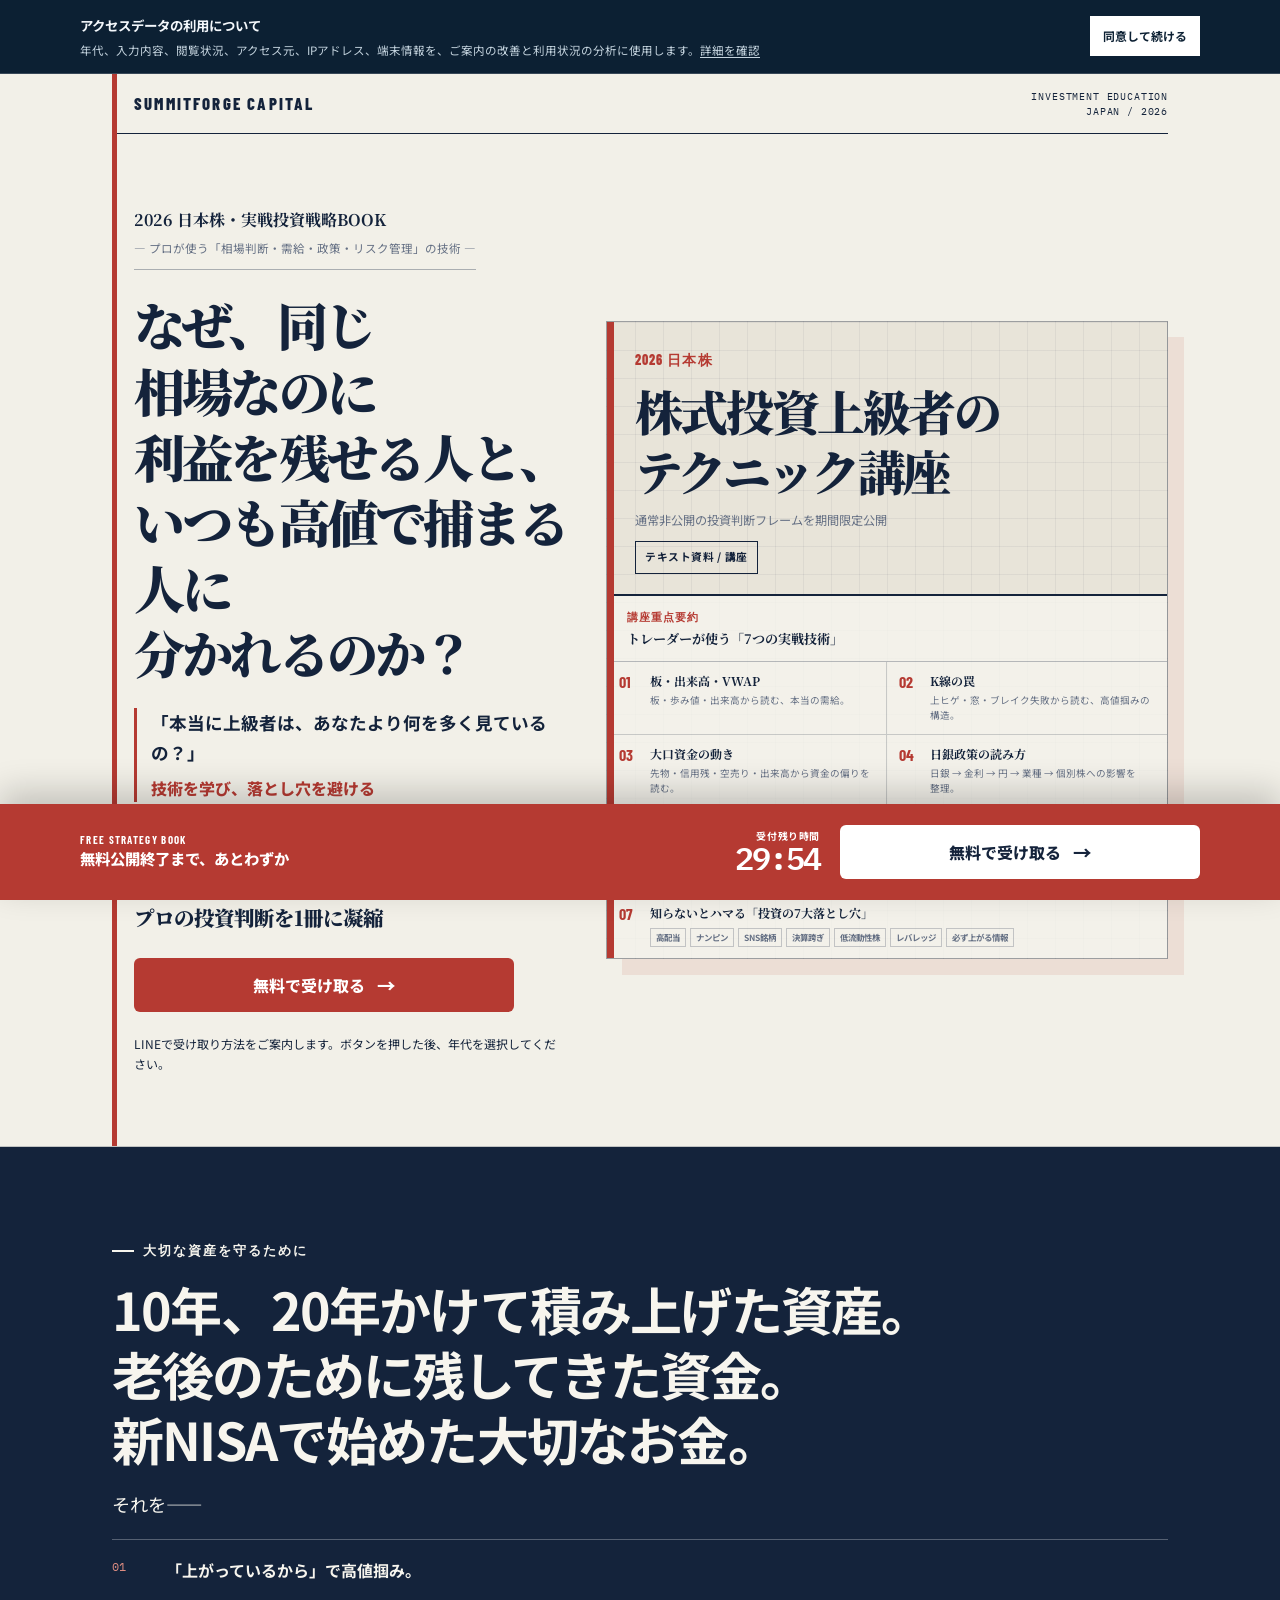
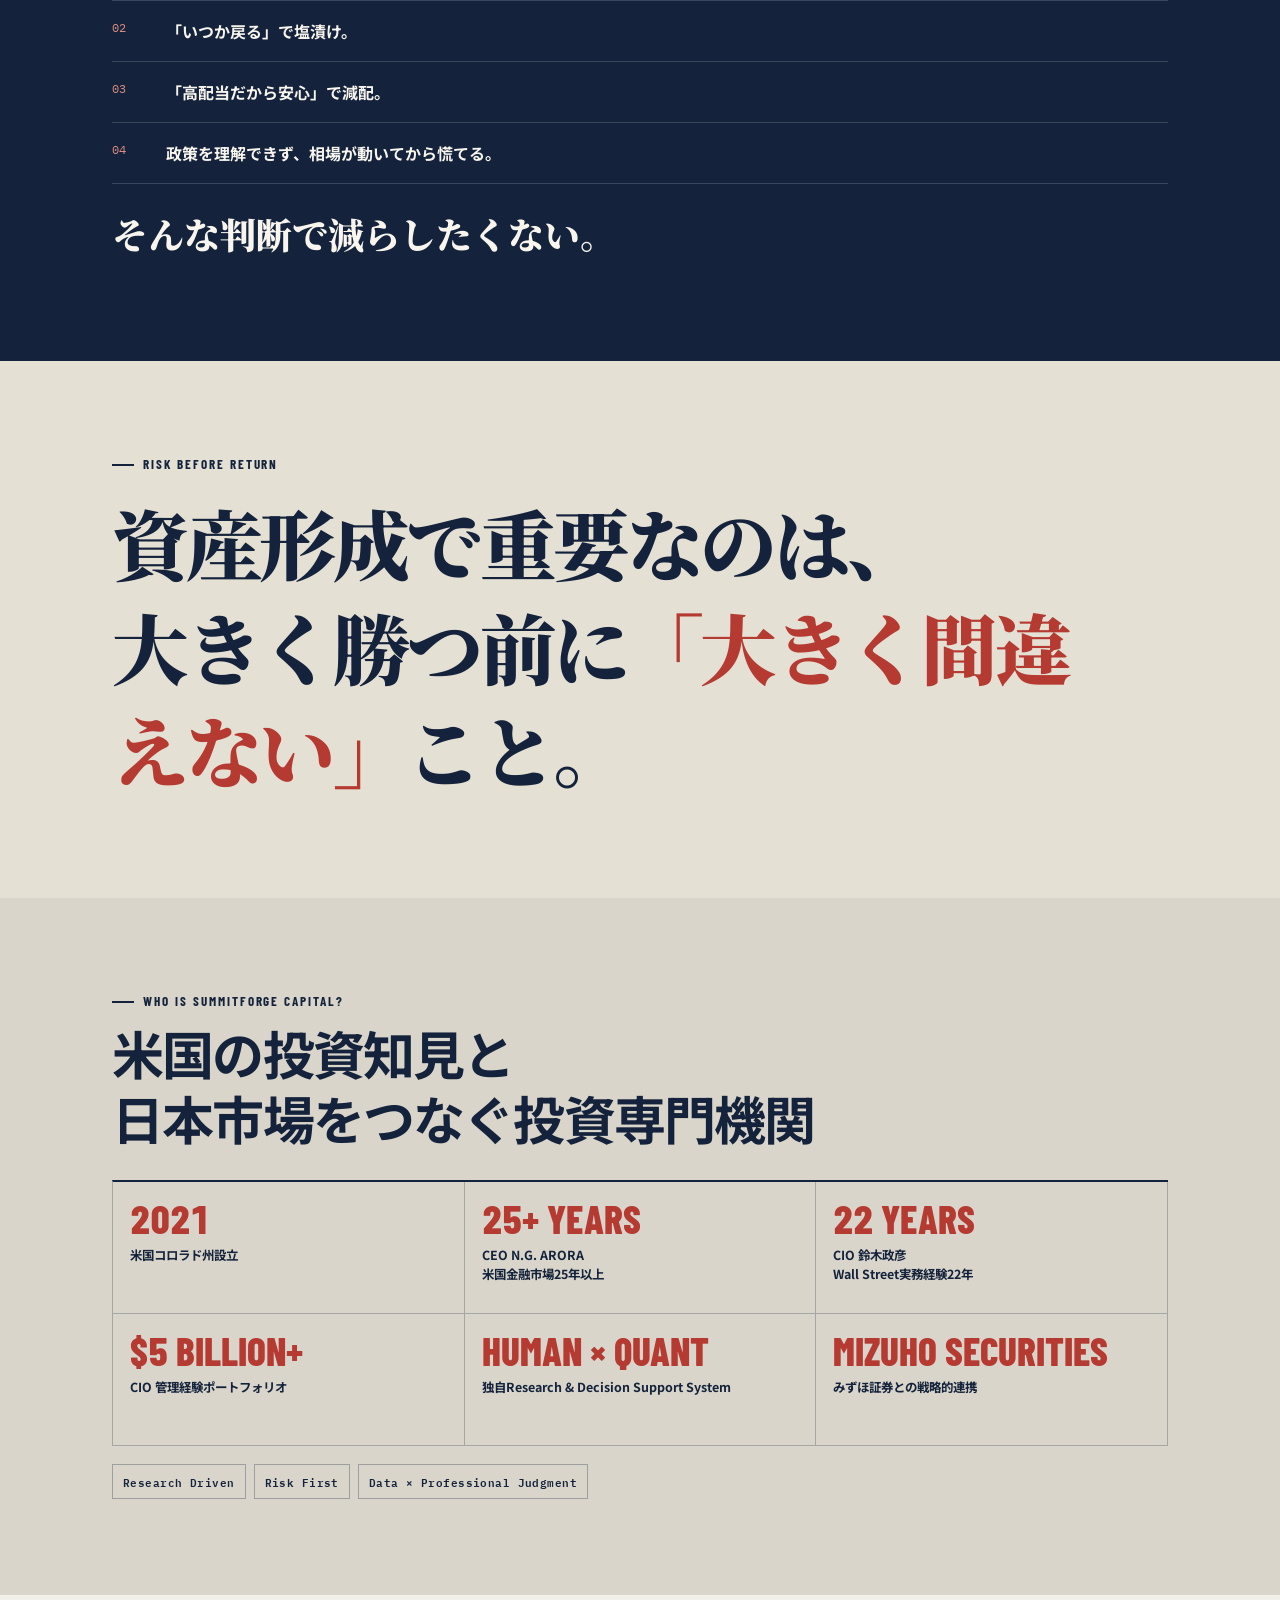
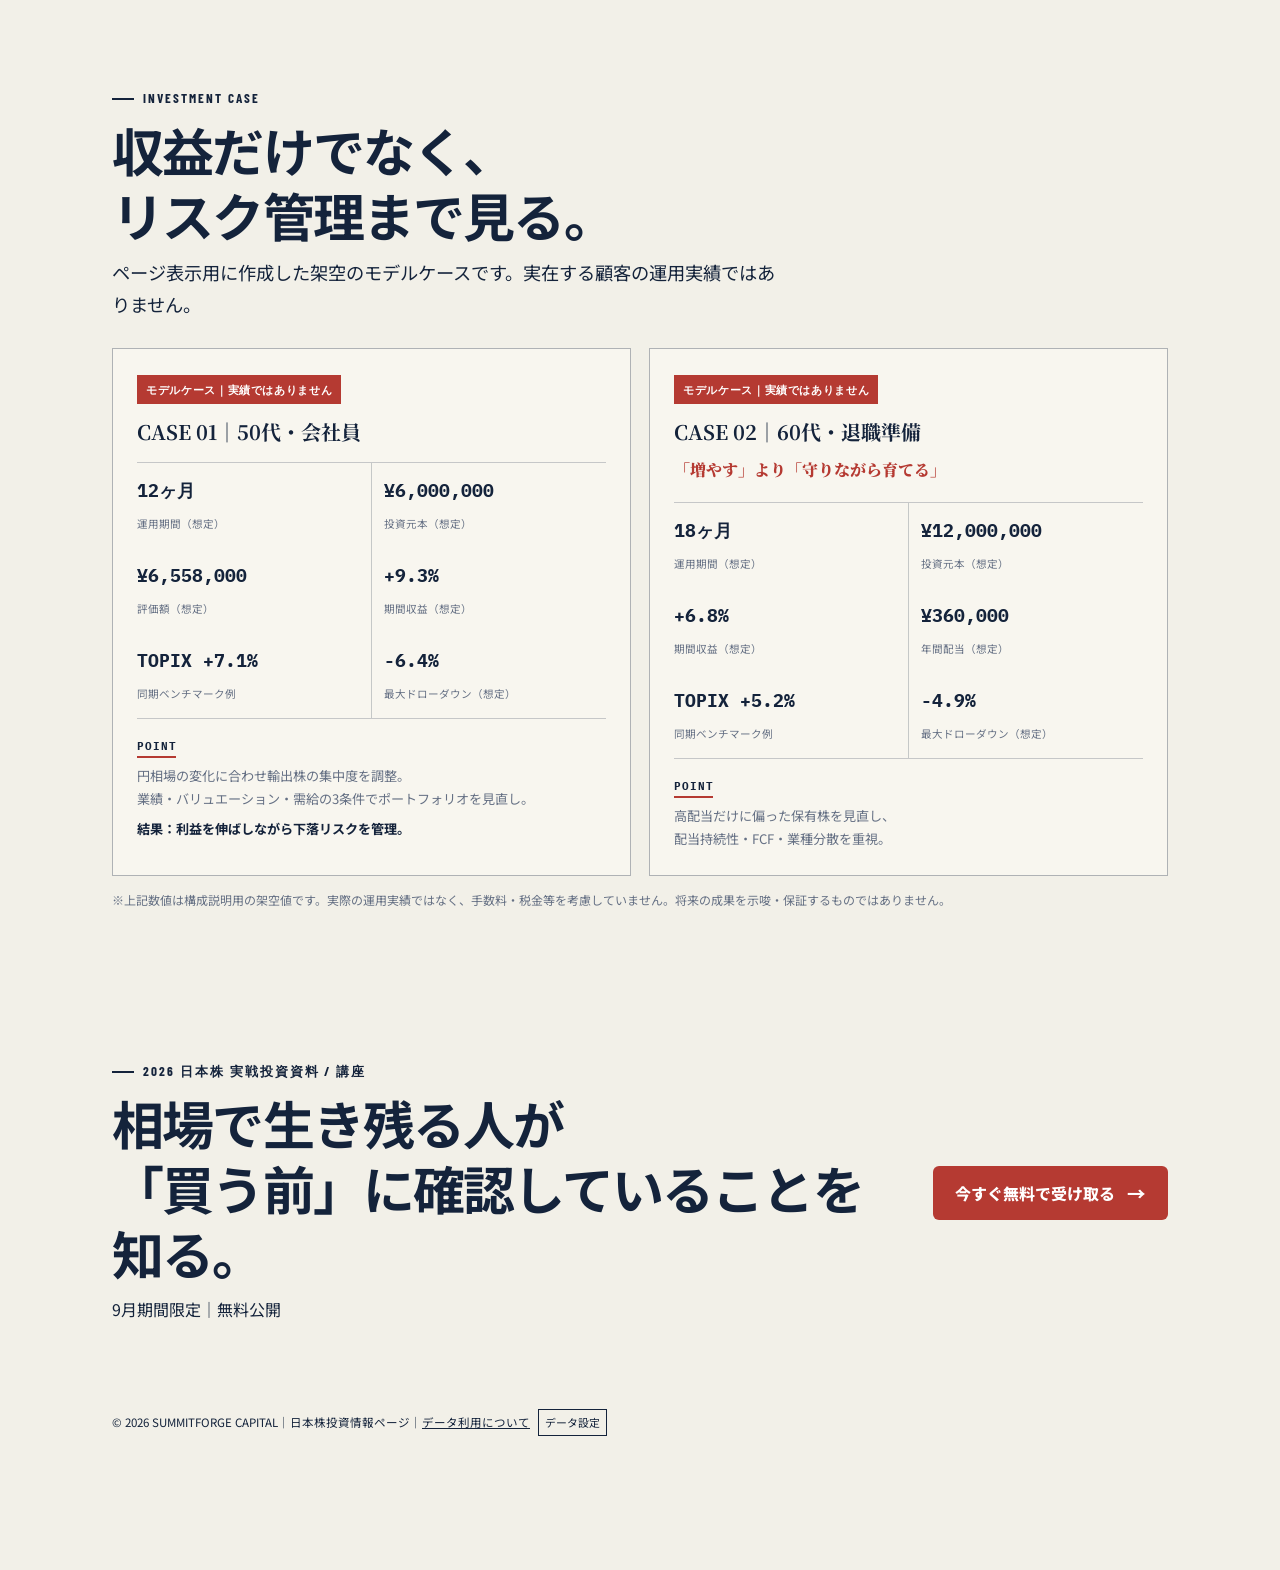
<file: strategy-book/index.html>
<!doctype html>
<html lang="ja">
<head>
  <meta charset="utf-8">
  <meta name="viewport" content="width=device-width, initial-scale=1, viewport-fit=cover">
  <meta name="description" content="日本株の相場判断・需給・政策・決算・リスク管理を一冊で学ぶ実戦投資戦略BOOK。">
  <title>日本株 実戦投資戦略BOOK</title>
  <link rel="icon" href="data:image/svg+xml,%3Csvg xmlns='http://www.w3.org/2000/svg' viewBox='0 0 64 64'%3E%3Crect width='64' height='64' rx='8' fill='%2314233B'/%3E%3Cpath d='M15 42 27 30l8 7 14-17' fill='none' stroke='%23fff' stroke-width='6'/%3E%3C/svg%3E">
  <link rel="stylesheet" href="../shared/site.css">
  <script src="../shared/tracking-config.js?v=3" defer></script>
  <script src="../shared/lead-tracker.js?v=3" defer></script>
  <script src="../shared/lead-flow.js" defer></script>
</head>
<body data-page="strategy-book" data-campaign="strategy-book-2026-09">
  <header class="book-hero">
    <div class="container">
      <div class="brand-line">
        <span class="wordmark">SUMMITFORGE CAPITAL</span>
        <span class="brand-meta">INVESTMENT EDUCATION<br>JAPAN / 2026</span>
      </div>

      <div class="book-hero-grid">
        <div class="book-hero-copy">
          <div class="book-document-label">
            <strong>2026 日本株・実戦投資戦略BOOK</strong>
            <span>― プロが使う「相場判断・需給・政策・リスク管理」の技術 ―</span>
          </div>
          <h1 class="book-question">なぜ、同じ相場なのに<br>利益を残せる人と、<br>いつも高値で捕まる人に<br>分かれるのか？</h1>
          <div class="book-question-copy">
            <strong>「本当に上級者は、あなたより何を多く見ているの？」</strong>
            <span>技術を学び、落とし穴を避ける</span>
          </div>
          <div class="book-topic-list" aria-label="講座で扱う内容">
            <span>板・出来高・K線・機関投資家の需給</span>
            <span>日銀政策・円相場・決算・資金管理</span>
          </div>
          <p class="book-condensed-message">プロの投資判断を1冊に凝縮</p>
          <button class="cta-button hero-cta" type="button" data-open-age-modal data-track-cta="hero">無料で受け取る</button>
          <p class="micro">LINEで受け取り方法をご案内します。ボタンを押した後、年代を選択してください。</p>
        </div>

        <aside class="book-course-cover" aria-label="配布資料の概要と講座内容">
          <header class="book-course-header">
            <span class="book-course-year">2026 日本株</span>
            <h2>株式投資上級者の<br>テクニック講座</h2>
            <p>通常非公開の投資判断フレームを期間限定公開</p>
            <strong class="book-course-format">テキスト資料 / 講座</strong>
          </header>

          <div class="book-course-toc">
            <div class="book-course-toc-heading">
              <span>講座重点要約</span>
              <strong>トレーダーが使う「7つの実戦技術」</strong>
            </div>
            <ol class="book-course-grid">
              <li>
                <b>01</b>
                <div><h3>板・出来高・VWAP</h3><p>板・歩み値・出来高から読む、本当の需給。</p></div>
              </li>
              <li>
                <b>02</b>
                <div><h3>K線の罠</h3><p>上ヒゲ・窓・ブレイク失敗から読む、高値掴みの構造。</p></div>
              </li>
              <li>
                <b>03</b>
                <div><h3>大口資金の動き</h3><p>先物・信用残・空売り・出来高から資金の偏りを読む。</p><em>機関投資家・大口資金の需給</em></div>
              </li>
              <li>
                <b>04</b>
                <div><h3>日銀政策の読み方</h3><p>日銀 → 金利 → 円 → 業種 → 個別株への影響を整理。</p></div>
              </li>
              <li>
                <b>05</b>
                <div><h3>決算で見るべき数字</h3><p>営業利益率 / 受注 / FCF / 上方修正 / 会社計画。</p></div>
              </li>
              <li>
                <b>06</b>
                <div><h3>勝つ人が先に決めること</h3><p>損失許容額・見直し条件・撤退基準と出口戦略。</p></div>
              </li>
              <li class="book-course-traps">
                <b>07</b>
                <div><h3>知らないとハマる「投資の7大落とし穴」</h3>
                  <ul><li>高配当</li><li>ナンピン</li><li>SNS銘柄</li><li>決算跨ぎ</li><li>低流動性株</li><li>レバレッジ</li><li>必ず上がる情報</li></ul>
                </div>
              </li>
            </ol>
          </div>
        </aside>
      </div>
    </div>
  </header>

  <main>
    <section class="section book-problem" aria-labelledby="book-problem-title">
      <div class="container stack">
        <span class="eyebrow">大切な資産を守るために</span>
        <h2 class="section-heading" id="book-problem-title">10年、20年かけて積み上げた資産。<br>老後のために残してきた資金。<br>新NISAで始めた大切なお金。</h2>
        <p class="section-lead">それを——</p>
        <ul class="loss-list">
          <li><span>01</span><strong>「上がっているから」で高値掴み。</strong></li>
          <li><span>02</span><strong>「いつか戻る」で塩漬け。</strong></li>
          <li><span>03</span><strong>「高配当だから安心」で減配。</strong></li>
          <li><span>04</span><strong>政策を理解できず、相場が動いてから慌てる。</strong></li>
        </ul>
        <p class="book-problem-close">そんな判断で減らしたくない。</p>
      </div>
    </section>

    <section class="section book-thesis" aria-label="投資の基本姿勢">
      <div class="container stack">
        <span class="eyebrow">Risk before return</span>
        <blockquote>資産形成で重要なのは、<br>大きく勝つ前に<em>「大きく間違えない」</em>こと。</blockquote>
      </div>
    </section>


    <section class="section company-sheet" aria-labelledby="book-company-title">
      <div class="container">
        <div class="stack-tight">
          <span class="eyebrow">WHO IS SUMMITFORGE CAPITAL?</span>
          <h2 class="section-heading" id="book-company-title">米国の投資知見と<br>日本市場をつなぐ投資専門機関</h2>
        </div>

        <dl class="company-ledger company-ledger-six">
          <div class="ledger-cell"><dt class="ledger-value">2021</dt><dd class="ledger-label">米国コロラド州設立</dd></div>
          <div class="ledger-cell"><dt class="ledger-value">25+ YEARS</dt><dd class="ledger-label">CEO N.G. ARORA<br>米国金融市場25年以上</dd></div>
          <div class="ledger-cell"><dt class="ledger-value">22 YEARS</dt><dd class="ledger-label">CIO 鈴木政彦<br>Wall Street実務経験22年</dd></div>
          <div class="ledger-cell"><dt class="ledger-value">$5 BILLION+</dt><dd class="ledger-label">CIO 管理経験ポートフォリオ</dd></div>
          <div class="ledger-cell"><dt class="ledger-value">HUMAN × QUANT</dt><dd class="ledger-label">独自Research &amp; Decision Support System</dd></div>
          <div class="ledger-cell"><dt class="ledger-value">MIZUHO SECURITIES</dt><dd class="ledger-label">みずほ証券との戦略的連携</dd></div>
        </dl>
        <div class="company-values" aria-label="投資方針">
          <span>Research Driven</span><span>Risk First</span><span>Data × Professional Judgment</span>
        </div>
      </div>
    </section>

    <section class="section" aria-labelledby="cases-title">
      <div class="container">
        <div class="stack-tight">
          <span class="eyebrow">INVESTMENT CASE</span>
          <h2 class="section-heading" id="cases-title">収益だけでなく、<br>リスク管理まで見る。</h2>
          <p class="section-lead">ページ表示用に作成した架空のモデルケースです。実在する顧客の運用実績ではありません。</p>
        </div>

        <div class="case-grid">
          <article class="case-card">
            <span class="case-badge">モデルケース｜実績ではありません</span>
            <h3>CASE 01｜50代・会社員</h3>
            <div class="case-stats">
              <div class="case-stat"><strong>12ヶ月</strong><small>運用期間（想定）</small></div>
              <div class="case-stat"><strong>¥6,000,000</strong><small>投資元本（想定）</small></div>
              <div class="case-stat"><strong>¥6,558,000</strong><small>評価額（想定）</small></div>
              <div class="case-stat"><strong>+9.3%</strong><small>期間収益（想定）</small></div>
              <div class="case-stat"><strong>TOPIX +7.1%</strong><small>同期ベンチマーク例</small></div>
              <div class="case-stat"><strong>-6.4%</strong><small>最大ドローダウン（想定）</small></div>
            </div>
            <div class="case-point"><strong>POINT</strong><p>円相場の変化に合わせ輸出株の集中度を調整。<br>業績・バリュエーション・需給の3条件でポートフォリオを見直し。</p><b>結果：利益を伸ばしながら下落リスクを管理。</b></div>
          </article>

          <article class="case-card">
            <span class="case-badge">モデルケース｜実績ではありません</span>
            <h3>CASE 02｜60代・退職準備</h3>
            <p class="case-concept">「増やす」より「守りながら育てる」</p>
            <div class="case-stats">
              <div class="case-stat"><strong>18ヶ月</strong><small>運用期間（想定）</small></div>
              <div class="case-stat"><strong>¥12,000,000</strong><small>投資元本（想定）</small></div>
              <div class="case-stat"><strong>+6.8%</strong><small>期間収益（想定）</small></div>
              <div class="case-stat"><strong>¥360,000</strong><small>年間配当（想定）</small></div>
              <div class="case-stat"><strong>TOPIX +5.2%</strong><small>同期ベンチマーク例</small></div>
              <div class="case-stat"><strong>-4.9%</strong><small>最大ドローダウン（想定）</small></div>
            </div>
            <div class="case-point"><strong>POINT</strong><p>高配当だけに偏った保有株を見直し、<br>配当持続性・FCF・業種分散を重視。</p></div>
          </article>
        </div>
        <p class="micro case-disclaimer">※上記数値は構成説明用の架空値です。実際の運用実績ではなく、手数料・税金等を考慮していません。将来の成果を示唆・保証するものではありません。</p>
      </div>
    </section>

    <section class="section-compact" aria-label="資料を受け取る">
      <div class="container final-cta">
        <div class="stack-tight">
          <span class="eyebrow">2026 日本株 実戦投資資料 / 講座</span>
          <h2 class="section-heading">相場で生き残る人が<br>「買う前」に確認していることを知る。</h2>
          <p>9月期間限定｜無料公開</p>
        </div>
        <button class="cta-button" type="button" data-open-age-modal data-track-cta="final">今すぐ無料で受け取る</button>
      </div>
    </section>

  </main>

  <footer class="page-footer">
    <div class="container">© 2026 SUMMITFORGE CAPITAL｜日本株投資情報ページ｜<a href="../privacy.html">データ利用について</a><button class="tracking-settings" type="button" data-tracking-settings hidden>データ設定</button></div>
  </footer>

  <aside class="conversion-bar" aria-label="無料資料の受け取り">
    <div class="conversion-inner">
      <div class="conversion-copy">
        <span class="conversion-kicker">Free strategy book</span>
        <strong class="conversion-title" data-expiry-copy>無料公開終了まで、あとわずか</strong>
      </div>
      <div class="timer-wrap">
        <span class="timer-label" data-timer-label aria-live="polite">受付残り時間</span>
        <span class="timer" data-countdown>30:00</span>
      </div>
      <button class="cta-button" type="button" data-open-age-modal data-track-cta="fixed">無料で受け取る</button>
    </div>
  </aside>

  <div class="modal-backdrop" data-age-modal hidden>
    <section class="age-modal" role="dialog" aria-modal="true" aria-labelledby="age-title" aria-describedby="age-copy">
      <button class="modal-close" type="button" aria-label="閉じる" data-close-modal>×</button>
      <h2 class="modal-title" id="age-title">年代を選択してください</h2>
      <p class="modal-copy" id="age-copy">選択後、LINEで無料資料の受け取り方法をご案内します。同意いただいた場合、年代とアクセス状況をサービス改善のため記録します。<a href="../privacy.html">データ利用の詳細</a></p>
      <div class="age-grid">
        <a class="age-link" data-age-link data-age-group="under_40" href="https://line.me/ti/p/RTSB_TkeeW">30代以下</a>
        <a class="age-link" data-age-link data-age-group="40s" href="https://line.me/ti/p/RTSB_TkeeW">40代</a>
        <a class="age-link" data-age-link data-age-group="50s" href="https://line.me/ti/p/RTSB_TkeeW">50代</a>
        <a class="age-link" data-age-link data-age-group="60_plus" href="https://line.me/ti/p/RTSB_TkeeW">60代以上</a>
      </div>
      <p class="modal-note">LINEアプリまたはLINEのウェブページへ移動します。</p>
    </section>
  </div>

  <noscript><p>このページの年代選択にはJavaScriptが必要です。ブラウザの設定でJavaScriptを有効にしてください。</p></noscript>
</body>
</html>
</file>
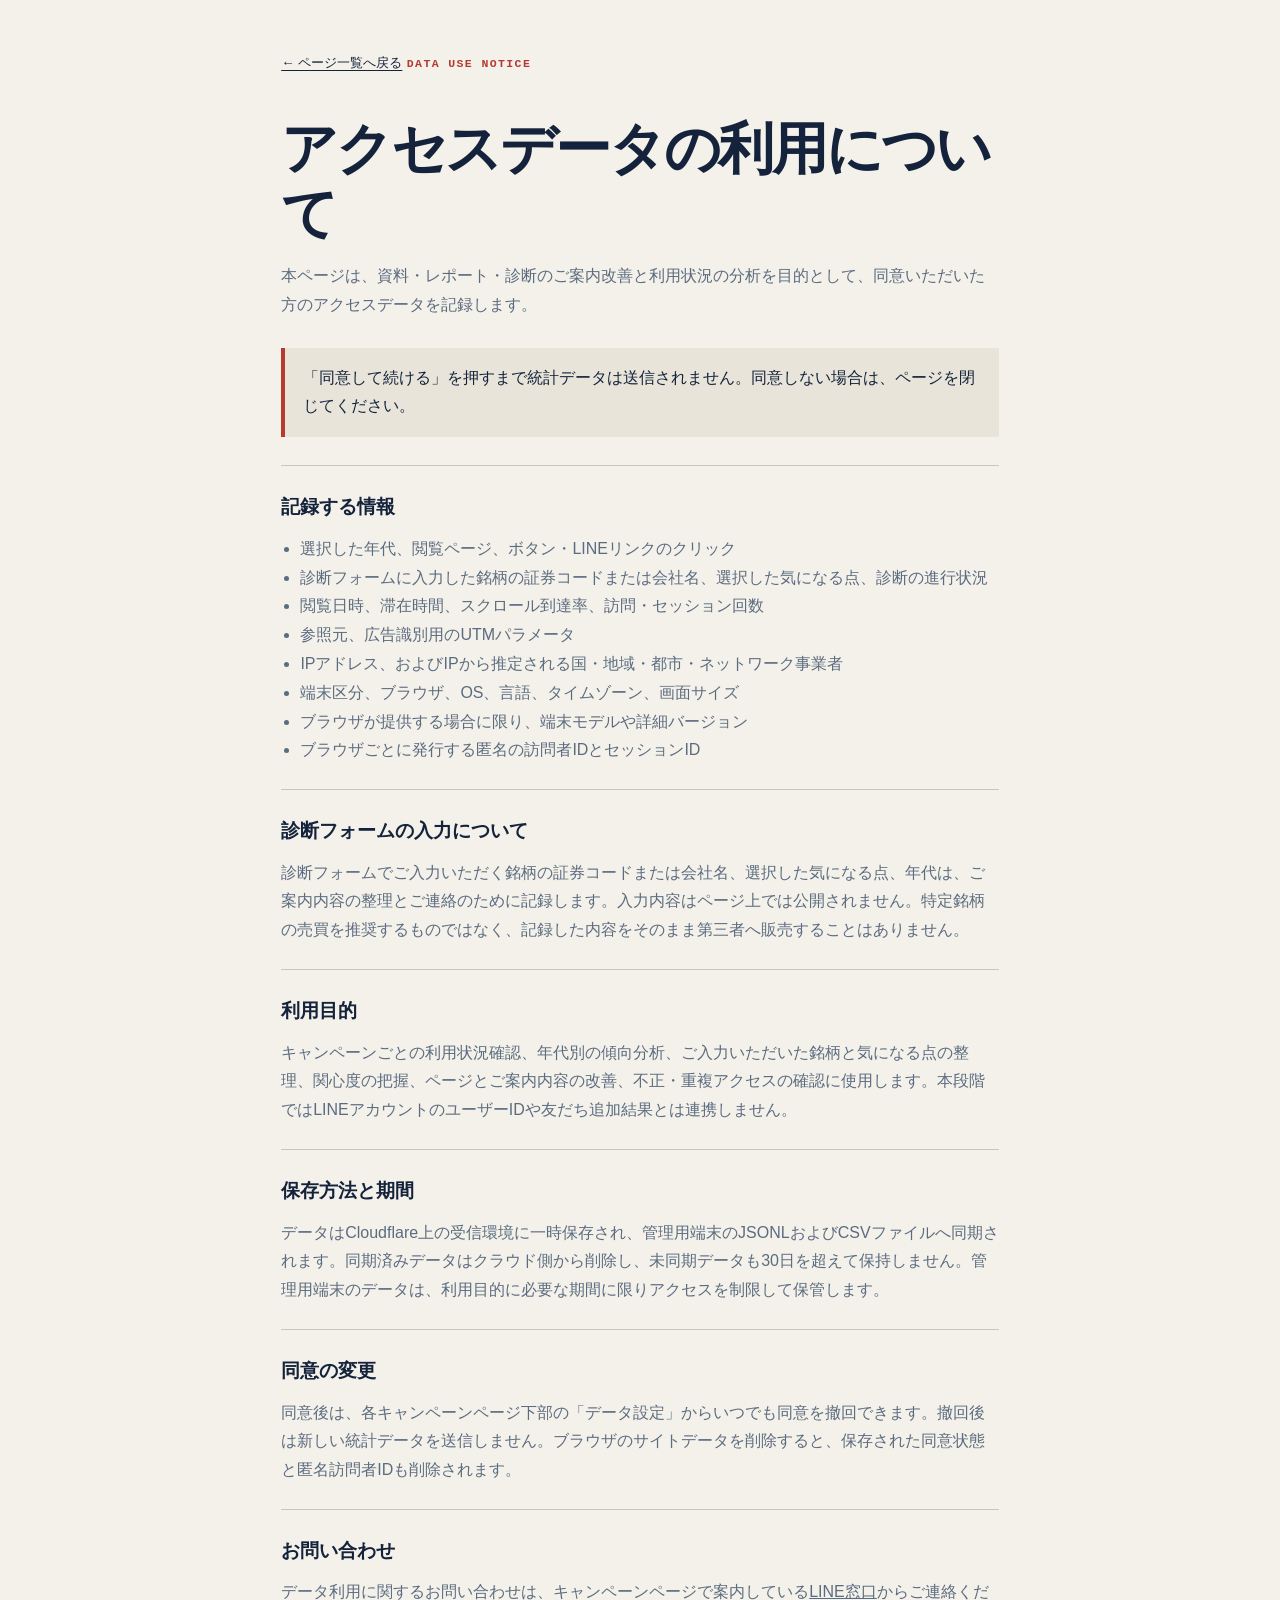
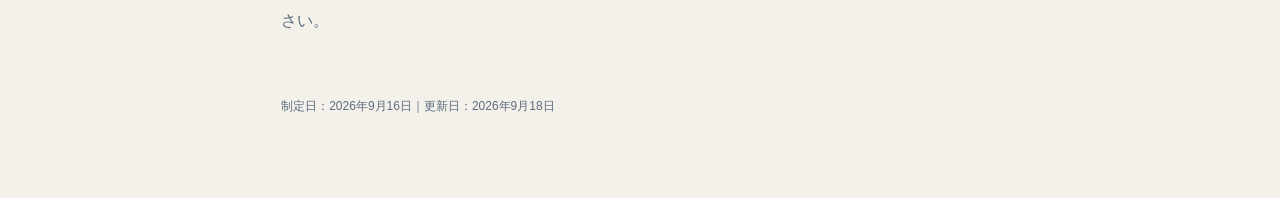
<file: privacy.html>
<!doctype html>
<html lang="ja">
<head>
  <meta charset="utf-8">
  <meta name="viewport" content="width=device-width, initial-scale=1, viewport-fit=cover">
  <meta name="robots" content="noindex,nofollow">
  <meta name="description" content="SummitForge Capitalのキャンペーンページにおけるアクセスデータの利用について。">
  <title>データ利用について</title>
  <style>
    :root{color-scheme:light;--ink:#14233b;--muted:#5c6c80;--paper:#f3f1e9;--line:#c9c5b9;--accent:#b53a32}*{box-sizing:border-box}body{margin:0;min-width:320px;background:var(--paper);color:var(--ink);font-family:"Noto Sans JP","Yu Gothic",sans-serif;line-height:1.8}.shell{width:min(100%,820px);margin-inline:auto;padding:48px max(18px,4vw) 80px}.back{display:inline-block;margin-bottom:32px;color:inherit;font-size:.84rem;text-underline-offset:3px}.kicker{color:var(--accent);font:700 .72rem/1.2 ui-monospace,monospace;letter-spacing:.12em;text-transform:uppercase}h1{margin:10px 0 16px;font-size:clamp(2rem,7vw,3.5rem);line-height:1.15;letter-spacing:-.04em}h2{margin:0 0 10px;font-size:1.2rem}p,ul{margin:0;color:var(--muted)}section{padding-block:24px;border-top:1px solid var(--line)}ul{padding-left:1.2em}.notice{margin:28px 0;border-left:4px solid var(--accent);padding:16px 18px;background:#e8e4d9;color:var(--ink)}code{font-family:ui-monospace,monospace;font-size:.9em}a{color:inherit}.updated{margin-top:36px;color:var(--muted);font-size:.75rem}
  </style>
</head>
<body>
  <main class="shell">
    <a class="back" href="./">← ページ一覧へ戻る</a>
    <span class="kicker">Data Use Notice</span>
    <h1>アクセスデータの利用について</h1>
    <p>本ページは、資料・レポート・診断のご案内改善と利用状況の分析を目的として、同意いただいた方のアクセスデータを記録します。</p>

    <div class="notice">「同意して続ける」を押すまで統計データは送信されません。同意しない場合は、ページを閉じてください。</div>

    <section>
      <h2>記録する情報</h2>
      <ul>
        <li>選択した年代、閲覧ページ、ボタン・LINEリンクのクリック</li>
        <li>診断フォームに入力した銘柄の証券コードまたは会社名、選択した気になる点、診断の進行状況</li>
        <li>閲覧日時、滞在時間、スクロール到達率、訪問・セッション回数</li>
        <li>参照元、広告識別用のUTMパラメータ</li>
        <li>IPアドレス、およびIPから推定される国・地域・都市・ネットワーク事業者</li>
        <li>端末区分、ブラウザ、OS、言語、タイムゾーン、画面サイズ</li>
        <li>ブラウザが提供する場合に限り、端末モデルや詳細バージョン</li>
        <li>ブラウザごとに発行する匿名の訪問者IDとセッションID</li>
      </ul>
    </section>

    <section>
      <h2>診断フォームの入力について</h2>
      <p>診断フォームでご入力いただく銘柄の証券コードまたは会社名、選択した気になる点、年代は、ご案内内容の整理とご連絡のために記録します。入力内容はページ上では公開されません。特定銘柄の売買を推奨するものではなく、記録した内容をそのまま第三者へ販売することはありません。</p>
    </section>

    <section>
      <h2>利用目的</h2>
      <p>キャンペーンごとの利用状況確認、年代別の傾向分析、ご入力いただいた銘柄と気になる点の整理、関心度の把握、ページとご案内内容の改善、不正・重複アクセスの確認に使用します。本段階ではLINEアカウントのユーザーIDや友だち追加結果とは連携しません。</p>
    </section>

    <section>
      <h2>保存方法と期間</h2>
      <p>データはCloudflare上の受信環境に一時保存され、管理用端末のJSONLおよびCSVファイルへ同期されます。同期済みデータはクラウド側から削除し、未同期データも30日を超えて保持しません。管理用端末のデータは、利用目的に必要な期間に限りアクセスを制限して保管します。</p>
    </section>

    <section>
      <h2>同意の変更</h2>
      <p>同意後は、各キャンペーンページ下部の「データ設定」からいつでも同意を撤回できます。撤回後は新しい統計データを送信しません。ブラウザのサイトデータを削除すると、保存された同意状態と匿名訪問者IDも削除されます。</p>
    </section>

    <section>
      <h2>お問い合わせ</h2>
      <p>データ利用に関するお問い合わせは、キャンペーンページで案内している<a href="https://line.me/ti/p/RTSB_TkeeW">LINE窓口</a>からご連絡ください。</p>
    </section>

    <p class="updated">制定日：2026年9月16日｜更新日：2026年9月18日</p>
  </main>
</body>
</html>
</file>
<file: shared/site.css>
@import url("https://fonts.googleapis.com/css2?family=Barlow+Condensed:wght@500;600;700;800&family=IBM+Plex+Mono:wght@400;500;600&family=Noto+Sans+JP:wght@400;500;600;700;800&family=Noto+Serif+JP:wght@600;700;900&display=swap");

:root {
  --font-body: "Noto Sans JP", "Yu Gothic", "Hiragino Kaku Gothic ProN", sans-serif;
  --font-serif: "Noto Serif JP", "Yu Mincho", "Hiragino Mincho ProN", serif;
  --font-condensed: "Barlow Condensed", "Arial Narrow", sans-serif;
  --font-mono: "IBM Plex Mono", "SFMono-Regular", Consolas, monospace;
  --page-max: 1120px;
  --gutter: clamp(16px, 4vw, 32px);
  --section-space: clamp(52px, 9vw, 96px);
  --bar-height: clamp(112px, 20dvh, 168px);
  --radius-sm: 6px;
  --radius-md: 14px;
  --radius-lg: 24px;
  --shadow-float: 0 18px 60px rgba(0, 0, 0, 0.22);
  color-scheme: light;
}

* {
  box-sizing: border-box;
}

html {
  scroll-behavior: smooth;
  -webkit-text-size-adjust: 100%;
}

body {
  margin: 0;
  min-width: 320px;
  padding-bottom: calc(var(--bar-height) + env(safe-area-inset-bottom, 0px));
  font-family: var(--font-body);
  font-size: 16px;
  line-height: 1.75;
  overflow-x: hidden;
}

body.modal-open {
  overflow: hidden;
}

button,
a {
  -webkit-tap-highlight-color: transparent;
}

button {
  font: inherit;
}

a {
  color: inherit;
}

img,
svg {
  display: block;
  max-width: 100%;
}

h1,
h2,
h3,
p,
ul,
ol,
dl,
dd,
figure,
blockquote {
  margin: 0;
}

h1,
h2,
h3 {
  line-height: 1.25;
  text-wrap: balance;
}

p {
  text-wrap: pretty;
}

ul,
ol {
  padding: 0;
  list-style: none;
}

.container {
  width: min(100%, var(--page-max));
  margin-inline: auto;
  padding-inline: var(--gutter);
}

.section {
  padding-block: var(--section-space);
}

.section-compact {
  padding-block: clamp(34px, 6vw, 58px);
}

.stack {
  display: grid;
  gap: 18px;
}

.stack-tight {
  display: grid;
  gap: 10px;
}

.eyebrow {
  display: inline-flex;
  align-items: center;
  gap: 9px;
  font-family: var(--font-condensed);
  font-size: 0.82rem;
  font-weight: 700;
  letter-spacing: 0.15em;
  line-height: 1.2;
  text-transform: uppercase;
}

.eyebrow::before {
  width: 22px;
  height: 2px;
  background: currentColor;
  content: "";
}

.section-heading {
  max-width: 820px;
  font-size: clamp(1.7rem, 5.8vw, 3.25rem);
  letter-spacing: -0.035em;
}

.section-lead {
  max-width: 680px;
  font-size: clamp(1rem, 2.7vw, 1.14rem);
}

.micro {
  font-size: 0.75rem;
  line-height: 1.65;
}

.data-label {
  font-family: var(--font-mono);
  font-size: 0.72rem;
  font-weight: 600;
  letter-spacing: 0.09em;
  line-height: 1.3;
  text-transform: uppercase;
}

.cta-button {
  display: inline-flex;
  min-height: 54px;
  align-items: center;
  justify-content: center;
  gap: 12px;
  border: 0;
  border-radius: var(--radius-sm);
  padding: 13px 22px;
  font-weight: 800;
  line-height: 1.3;
  text-align: center;
  text-decoration: none;
  cursor: pointer;
  transition: transform 160ms ease, box-shadow 160ms ease, filter 160ms ease;
}

.cta-button::after {
  content: "→";
  font-size: 1.16em;
}

.cta-button:hover {
  transform: translateY(-2px);
  filter: brightness(1.04);
}

.cta-button:active {
  transform: translateY(0);
}

.cta-button:focus-visible,
.age-link:focus-visible,
.modal-close:focus-visible {
  outline: 3px solid #ffffff;
  outline-offset: 3px;
  box-shadow: 0 0 0 6px #145bdb;
}

.hero-cta {
  width: min(100%, 380px);
}

.brand-line {
  display: flex;
  align-items: center;
  justify-content: space-between;
  gap: 16px;
  padding-block: 15px;
  border-bottom: 1px solid currentColor;
}

.wordmark {
  font-family: var(--font-condensed);
  font-size: 1.05rem;
  font-weight: 800;
  letter-spacing: 0.13em;
  line-height: 1;
}

.brand-meta {
  font-family: var(--font-mono);
  font-size: 0.65rem;
  letter-spacing: 0.08em;
  line-height: 1.4;
  text-align: right;
}

.final-cta {
  display: grid;
  gap: 22px;
  align-items: center;
}

.page-footer {
  padding-block: 28px 38px;
  font-size: 0.72rem;
}

/* Fixed conversion bar */
.conversion-bar {
  position: fixed;
  z-index: 50;
  right: 0;
  bottom: 0;
  left: 0;
  height: calc(var(--bar-height) + env(safe-area-inset-bottom, 0px));
  padding: 10px var(--gutter) calc(10px + env(safe-area-inset-bottom, 0px));
  box-shadow: 0 -12px 34px rgba(0, 0, 0, 0.2);
}

.conversion-inner {
  display: grid;
  width: min(100%, var(--page-max));
  height: 100%;
  margin-inline: auto;
  grid-template-columns: minmax(0, 1fr) auto;
  grid-template-areas:
    "copy timer"
    "button button";
  gap: 8px 12px;
  align-items: center;
}

.conversion-copy {
  grid-area: copy;
  min-width: 0;
}

.conversion-kicker {
  display: block;
  margin-bottom: 2px;
  font-family: var(--font-condensed);
  font-size: 0.68rem;
  font-weight: 700;
  letter-spacing: 0.12em;
  line-height: 1;
  text-transform: uppercase;
}

.conversion-title {
  display: block;
  overflow: hidden;
  font-size: clamp(0.78rem, 3.1vw, 0.96rem);
  font-weight: 800;
  line-height: 1.35;
  text-overflow: ellipsis;
  white-space: nowrap;
}

.timer-wrap {
  display: grid;
  grid-area: timer;
  gap: 1px;
  justify-items: end;
}

.timer-label {
  font-size: 0.62rem;
  font-weight: 700;
  letter-spacing: 0.06em;
  line-height: 1.2;
}

.timer {
  font-family: var(--font-mono);
  font-size: clamp(1.38rem, 6.5vw, 2rem);
  font-variant-numeric: tabular-nums;
  font-weight: 600;
  letter-spacing: -0.06em;
  line-height: 1;
}

.conversion-bar .cta-button {
  width: 100%;
  min-height: 50px;
  grid-area: button;
  padding-block: 11px;
}

/* Age modal */
.modal-backdrop {
  position: fixed;
  z-index: 100;
  inset: 0;
  display: grid;
  padding: max(18px, env(safe-area-inset-top, 0px)) 18px max(18px, env(safe-area-inset-bottom, 0px));
  place-items: center;
  background: rgba(2, 10, 20, 0.82);
  backdrop-filter: blur(8px);
}

.modal-backdrop[hidden] {
  display: none;
}

.age-modal {
  position: relative;
  width: min(100%, 470px);
  max-height: calc(100dvh - 36px);
  overflow-y: auto;
  border-radius: 18px;
  padding: clamp(24px, 6vw, 38px);
  background: #ffffff;
  color: #122033;
  box-shadow: var(--shadow-float);
}

.modal-close {
  position: absolute;
  top: 12px;
  right: 12px;
  width: 42px;
  height: 42px;
  border: 1px solid #cbd4df;
  border-radius: 50%;
  background: #ffffff;
  color: #122033;
  font-size: 1.35rem;
  line-height: 1;
  cursor: pointer;
}

.modal-title {
  padding-right: 36px;
  font-size: clamp(1.35rem, 5.5vw, 1.8rem);
  letter-spacing: -0.025em;
}

.modal-copy {
  margin-top: 8px;
  color: #5a6675;
  font-size: 0.86rem;
  line-height: 1.65;
}

.age-grid {
  display: grid;
  gap: 10px;
  margin-top: 22px;
  grid-template-columns: repeat(2, minmax(0, 1fr));
}

.age-link {
  display: flex;
  min-height: 62px;
  align-items: center;
  justify-content: space-between;
  gap: 8px;
  border: 1px solid #cbd4df;
  border-radius: 8px;
  padding: 13px 14px;
  background: #f7f9fb;
  color: #122033;
  font-weight: 800;
  line-height: 1.3;
  text-decoration: none;
}

.age-link::after {
  content: "→";
  color: #197551;
}

.age-link:hover {
  border-color: #197551;
  background: #edf9f4;
}

.modal-note {
  margin-top: 16px;
  color: #6c7582;
  font-size: 0.7rem;
  line-height: 1.6;
}

/* =========================================================
   STRATEGY BOOK — cold paper / editorial spine
   ========================================================= */
body[data-page="strategy-book"] {
  --book-paper: #f2f0e8;
  --book-paper-deep: #e4e0d4;
  --book-ink: #14233b;
  --book-muted: #657084;
  --book-red: #b53a32;
  --book-brass: #9a7435;
  background: var(--book-paper);
  color: var(--book-ink);
}

[data-page="strategy-book"] .brand-line {
  padding-left: 22px;
  color: var(--book-ink);
}

.book-hero {
  position: relative;
  overflow: hidden;
  border-bottom: 1px solid rgba(20, 35, 59, 0.22);
}

.book-hero::before {
  position: absolute;
  top: 0;
  bottom: 0;
  left: max(16px, calc((100vw - var(--page-max)) / 2 + var(--gutter)));
  width: 5px;
  background: var(--book-red);
  content: "";
}

.book-hero-grid {
  display: grid;
  min-height: 670px;
  padding-block: clamp(38px, 7vw, 72px);
  gap: 34px;
}

.book-hero-copy {
  display: grid;
  padding-left: 22px;
  gap: 22px;
  align-content: center;
}

.book-document-label {
  display: grid;
  gap: 5px;
  width: fit-content;
  max-width: 100%;
  padding-bottom: 12px;
  border-bottom: 1px solid rgba(20, 35, 59, 0.32);
}

.book-document-label strong {
  font-family: var(--font-serif);
  font-size: clamp(0.86rem, 2.3vw, 1rem);
}

.book-document-label span {
  color: var(--book-muted);
  font-size: 0.72rem;
  line-height: 1.6;
}

.book-question {
  max-width: 760px;
  font-family: var(--font-serif);
  font-size: clamp(2rem, 7.2vw, 3.2rem);
  font-weight: 900;
  letter-spacing: -0.055em;
  line-height: 1.28;
}

.book-question-copy {
  display: grid;
  gap: 5px;
  padding-left: 14px;
  border-left: 3px solid var(--book-red);
}

.book-question-copy strong {
  font-size: clamp(0.94rem, 2.5vw, 1.1rem);
}

.book-question-copy span {
  color: var(--book-red);
  font-weight: 800;
}

.book-topic-list {
  display: grid;
  gap: 7px;
  color: var(--book-muted);
  font-size: 0.84rem;
  font-weight: 600;
}

.book-topic-list span::before {
  margin-right: 8px;
  color: var(--book-brass);
  content: "—";
}

.book-condensed-message {
  font-family: var(--font-serif);
  font-size: clamp(1.02rem, 2.6vw, 1.28rem);
  font-weight: 900;
}

.book-course-cover {
  position: relative;
  display: grid;
  align-self: center;
  border: 1px solid rgba(20, 35, 59, 0.36);
  background:
    linear-gradient(rgba(20, 35, 59, 0.055) 1px, transparent 1px),
    linear-gradient(90deg, rgba(20, 35, 59, 0.055) 1px, transparent 1px),
    #e8e4d9;
  background-size: 28px 28px;
  box-shadow: 16px 16px 0 rgba(181, 58, 50, 0.1);
  overflow: hidden;
}

.book-course-cover::before {
  position: absolute;
  top: 0;
  bottom: 0;
  left: 0;
  width: 7px;
  background: var(--book-red);
  content: "";
}

.book-course-header {
  display: grid;
  padding: 26px 22px 20px 28px;
  gap: 9px;
}

.book-course-year {
  color: var(--book-red);
  font-family: var(--font-condensed);
  font-size: 0.86rem;
  font-weight: 800;
  letter-spacing: 0.08em;
}

.book-course-cover h2 {
  font-family: var(--font-serif);
  font-size: clamp(1.8rem, 5vw, 3rem);
  font-weight: 900;
  letter-spacing: -0.05em;
  line-height: 1.25;
}

.book-course-header p {
  color: var(--book-muted);
  font-size: 0.76rem;
  line-height: 1.65;
}

.book-course-format {
  width: fit-content;
  margin-top: 2px;
  border: 1px solid var(--book-ink);
  padding: 6px 9px;
  font-size: 0.67rem;
  letter-spacing: 0.06em;
}

.book-course-toc {
  border-top: 2px solid var(--book-ink);
  background: rgba(248, 246, 239, 0.76);
}

.book-course-toc-heading {
  display: grid;
  padding: 12px 14px 10px 20px;
  border-bottom: 1px solid rgba(20, 35, 59, 0.28);
  gap: 2px;
}

.book-course-toc-heading span {
  color: var(--book-red);
  font-family: var(--font-condensed);
  font-size: 0.66rem;
  font-weight: 800;
  letter-spacing: 0.1em;
}

.book-course-toc-heading strong {
  font-family: var(--font-serif);
  font-size: 0.82rem;
}

.book-course-grid {
  display: grid;
  grid-template-columns: repeat(2, minmax(0, 1fr));
}

.book-course-grid > li {
  display: grid;
  min-width: 0;
  padding: 11px 10px 11px 12px;
  border-right: 1px solid rgba(20, 35, 59, 0.2);
  border-bottom: 1px solid rgba(20, 35, 59, 0.2);
  grid-template-columns: 25px minmax(0, 1fr);
  gap: 6px;
}

.book-course-grid > li:nth-child(even) {
  border-right: 0;
}

.book-course-grid > li > b {
  color: var(--book-red);
  font-family: var(--font-condensed);
  font-size: 1rem;
  line-height: 1.1;
}

.book-course-grid h3 {
  font-family: var(--font-serif);
  font-size: 0.75rem;
  line-height: 1.35;
}

.book-course-grid p {
  margin-top: 4px;
  color: var(--book-muted);
  font-size: 0.6rem;
  line-height: 1.55;
}

.book-course-grid em {
  display: inline;
  border-bottom: 1px solid var(--book-red);
  color: var(--book-ink);
  font-size: 0.57rem;
  font-style: normal;
  font-weight: 800;
  line-height: 1.45;
}

.book-course-grid > .book-course-traps {
  grid-column: 1 / -1;
  border-right: 0;
  border-bottom: 0;
}

.book-course-traps ul {
  display: flex;
  flex-wrap: wrap;
  margin-top: 7px;
  gap: 4px;
}

.book-course-traps li {
  border: 1px solid rgba(20, 35, 59, 0.22);
  padding: 3px 5px;
  color: var(--book-muted);
  font-size: 0.53rem;
  font-weight: 700;
  line-height: 1.25;
}
.book-problem {
  background: var(--book-ink);
  color: #f7f5ee;
}

.loss-list {
  display: grid;
  gap: 0;
  border-top: 1px solid rgba(255, 255, 255, 0.28);
}

.loss-list li {
  display: grid;
  padding-block: 16px;
  border-bottom: 1px solid rgba(255, 255, 255, 0.16);
  grid-template-columns: 42px 1fr;
  gap: 12px;
}

.loss-list span {
  color: #dd8c81;
  font-family: var(--font-mono);
  font-size: 0.76rem;
}

.book-problem-close {
  font-family: var(--font-serif);
  font-size: clamp(1.35rem, 4.5vw, 2.25rem);
  font-weight: 900;
}

.book-thesis {
  background: var(--book-paper-deep);
}

.book-thesis blockquote {
  max-width: 960px;
  font-family: var(--font-serif);
  font-size: clamp(2rem, 7.4vw, 4.8rem);
  font-weight: 900;
  letter-spacing: -0.045em;
  line-height: 1.35;
}

.book-thesis em {
  color: var(--book-red);
  font-style: normal;
}


.company-sheet {
  background: #d9d5ca;
}

.company-ledger {
  display: grid;
  margin-top: 30px;
  border-top: 2px solid var(--book-ink);
  border-left: 1px solid rgba(20, 35, 59, 0.26);
  grid-template-columns: repeat(2, minmax(0, 1fr));
}

.ledger-cell {
  min-height: 132px;
  padding: 17px;
  border-right: 1px solid rgba(20, 35, 59, 0.26);
  border-bottom: 1px solid rgba(20, 35, 59, 0.26);
}

.ledger-value {
  display: block;
  color: var(--book-red);
  font-family: var(--font-condensed);
  font-size: clamp(1.8rem, 7vw, 3.3rem);
  font-variant-numeric: tabular-nums;
  font-weight: 800;
  line-height: 1;
}

.ledger-label {
  display: block;
  margin-top: 8px;
  font-size: 0.78rem;
  font-weight: 700;
  line-height: 1.55;
}

.company-ledger-six .ledger-value {
  font-size: clamp(1.35rem, 5.5vw, 2.45rem);
  overflow-wrap: anywhere;
}

.company-values {
  display: flex;
  flex-wrap: wrap;
  gap: 8px;
  margin-top: 18px;
}

.company-values span {
  border: 1px solid rgba(20, 35, 59, 0.3);
  padding: 7px 10px;
  font-family: var(--font-mono);
  font-size: 0.68rem;
  font-weight: 600;
  letter-spacing: 0.04em;
}

.case-grid {
  display: grid;
  gap: 18px;
  margin-top: 28px;
}

.case-card {
  position: relative;
  padding: 24px;
  border: 1px solid rgba(20, 35, 59, 0.32);
  background: #f8f6ef;
}

.case-badge {
  display: inline-flex;
  padding: 5px 9px;
  background: var(--book-red);
  color: #ffffff;
  font-family: var(--font-mono);
  font-size: 0.67rem;
  font-weight: 600;
  letter-spacing: 0.06em;
}

.case-card h3 {
  margin-top: 15px;
  font-family: var(--font-serif);
  font-size: 1.25rem;
}

.case-stats {
  display: grid;
  margin-top: 18px;
  border-block: 1px solid rgba(20, 35, 59, 0.22);
  grid-template-columns: repeat(2, minmax(0, 1fr));
}

.case-stat {
  padding-block: 13px;
}

.case-stat:nth-child(odd) {
  padding-right: 12px;
  border-right: 1px solid rgba(20, 35, 59, 0.22);
}

.case-stat:nth-child(even) {
  padding-left: 12px;
}

.case-stat strong {
  display: block;
  font-family: var(--font-mono);
  font-size: 1.1rem;
  font-variant-numeric: tabular-nums;
}

.case-stat small {
  color: var(--book-muted);
  font-size: 0.66rem;
}

.case-concept {
  margin-top: 12px;
  color: var(--book-red);
  font-family: var(--font-serif);
  font-size: 1rem;
  font-weight: 900;
}

.case-point {
  display: grid;
  gap: 7px;
  margin-top: 18px;
  color: var(--book-muted);
  font-size: 0.82rem;
}

.case-point > strong {
  width: fit-content;
  border-bottom: 2px solid var(--book-red);
  color: var(--book-ink);
  font-family: var(--font-mono);
  font-size: 0.7rem;
  letter-spacing: 0.08em;
}

.case-point b {
  color: var(--book-ink);
}

.case-disclaimer {
  margin-top: 14px;
  color: var(--book-muted);
}

[data-page="strategy-book"] .cta-button,
[data-page="strategy-book"] .conversion-bar {
  background: var(--book-red);
  color: #ffffff;
}

[data-page="strategy-book"] .conversion-bar .cta-button {
  background: #ffffff;
  color: var(--book-ink);
}

/* =========================================================
   MARKET INTELLIGENCE — night terminal
   ========================================================= */
body[data-page="market-intelligence"] {
  --market-bg: #061625;
  --market-panel: #0b273b;
  --market-panel-2: #0d3048;
  --market-ink: #ecf6ff;
  --market-muted: #a8bfd0;
  --market-blue: #3b82f6;
  --market-cyan: #33d6c5;
  --market-line: rgba(122, 184, 222, 0.25);
  color-scheme: dark;
  background: var(--market-bg);
  color: var(--market-ink);
}

[data-page="market-intelligence"] .brand-line {
  border-color: var(--market-line);
  color: var(--market-ink);
}

.market-hero {
  position: relative;
  overflow: hidden;
  background:
    linear-gradient(rgba(51, 214, 197, 0.06) 1px, transparent 1px),
    linear-gradient(90deg, rgba(51, 214, 197, 0.06) 1px, transparent 1px),
    radial-gradient(circle at 85% 18%, rgba(59, 130, 246, 0.22), transparent 35%);
  background-size: 36px 36px, 36px 36px, auto;
}

.market-hero-grid {
  display: grid;
  min-height: 700px;
  padding-block: clamp(36px, 7vw, 70px);
  gap: 30px;
  align-items: center;
}

.signal-strip {
  display: flex;
  align-items: center;
  gap: 10px;
  width: fit-content;
  border: 1px solid rgba(51, 214, 197, 0.6);
  padding: 7px 10px;
  background: rgba(6, 22, 37, 0.7);
  color: var(--market-cyan);
  font-family: var(--font-mono);
  font-size: 0.68rem;
  font-weight: 600;
  letter-spacing: 0.04em;
}

.signal-dot {
  width: 7px;
  height: 7px;
  border-radius: 50%;
  background: var(--market-cyan);
  box-shadow: 0 0 14px var(--market-cyan);
}

.market-title {
  margin-top: 20px;
  max-width: 820px;
  font-size: clamp(2.25rem, 9vw, 5.8rem);
  font-weight: 800;
  letter-spacing: -0.065em;
  line-height: 1.05;
}

.market-title span {
  display: block;
  color: var(--market-cyan);
}

.market-subtitle {
  max-width: 640px;
  color: var(--market-muted);
  font-size: clamp(0.95rem, 2.7vw, 1.13rem);
}

.market-meta-row {
  display: flex;
  flex-wrap: wrap;
  gap: 7px;
}

.market-chip {
  border: 1px solid var(--market-line);
  padding: 6px 9px;
  background: rgba(11, 39, 59, 0.72);
  color: var(--market-muted);
  font-family: var(--font-mono);
  font-size: 0.65rem;
}

.report-cover {
  position: relative;
  min-height: 300px;
  border: 1px solid var(--market-line);
  padding: 24px;
  background: linear-gradient(150deg, rgba(13, 48, 72, 0.95), rgba(6, 22, 37, 0.95));
  box-shadow: 18px 18px 0 rgba(51, 214, 197, 0.08);
}

.report-cover::after {
  position: absolute;
  right: 24px;
  bottom: 24px;
  width: 74px;
  height: 74px;
  border-right: 2px solid var(--market-cyan);
  border-bottom: 2px solid var(--market-cyan);
  content: "";
}

.report-cover .issue {
  color: var(--market-cyan);
  font-family: var(--font-mono);
  font-size: 0.73rem;
}

.report-cover h2 {
  margin-top: 42px;
  font-family: var(--font-condensed);
  font-size: clamp(2.1rem, 10vw, 4rem);
  letter-spacing: 0.025em;
  line-height: 0.95;
  text-transform: uppercase;
}

.report-cover p {
  margin-top: 18px;
  color: var(--market-muted);
  font-size: 0.8rem;
}

.market-pain {
  border-block: 1px solid var(--market-line);
  background: #071c2d;
}

.pain-terminal {
  display: grid;
  margin-top: 28px;
  border: 1px solid var(--market-line);
}

.pain-row {
  display: grid;
  padding: 13px 15px;
  border-bottom: 1px solid var(--market-line);
  grid-template-columns: 72px 1fr;
  gap: 10px;
}

.pain-row:last-child {
  border-bottom: 0;
}

.pain-row code {
  color: var(--market-cyan);
  font-family: var(--font-mono);
  font-size: 0.7rem;
}

.pain-row span {
  color: var(--market-muted);
  font-size: 0.86rem;
}

.report-grid {
  display: grid;
  margin-top: 30px;
  border-top: 1px solid var(--market-line);
  border-left: 1px solid var(--market-line);
  grid-template-columns: 1fr;
}

.report-module {
  min-height: 176px;
  padding: 20px;
  border-right: 1px solid var(--market-line);
  border-bottom: 1px solid var(--market-line);
  background: linear-gradient(140deg, rgba(13, 48, 72, 0.62), rgba(6, 22, 37, 0.4));
}

.report-module .module-id {
  color: var(--market-cyan);
  font-family: var(--font-mono);
  font-size: 0.68rem;
  font-weight: 600;
}

.report-module h3 {
  margin-top: 24px;
  font-family: var(--font-condensed);
  font-size: 1.28rem;
  letter-spacing: 0.04em;
}

.report-module p {
  margin-top: 8px;
  color: var(--market-muted);
  font-size: 0.82rem;
}

.policy-chain {
  display: grid;
  margin-top: 28px;
  gap: 8px;
}

.policy-node {
  position: relative;
  padding: 14px 16px;
  border-left: 3px solid var(--market-blue);
  background: var(--market-panel);
  font-weight: 700;
}

.policy-node:not(:last-child)::after {
  position: absolute;
  bottom: -13px;
  left: 22px;
  color: var(--market-cyan);
  content: "↓";
}

.market-company {
  background: var(--market-panel);
}

.market-facts {
  display: grid;
  gap: 12px;
  margin-top: 28px;
}

.market-fact {
  display: grid;
  padding: 16px;
  border: 1px solid var(--market-line);
  grid-template-columns: 84px 1fr;
  gap: 14px;
  align-items: center;
}

.market-fact strong {
  color: var(--market-cyan);
  font-family: var(--font-condensed);
  font-size: 1.42rem;
  letter-spacing: 0.04em;
}

.market-fact span {
  color: var(--market-muted);
  font-size: 0.8rem;
}

.release-stamp {
  display: grid;
  padding: 22px;
  border: 1px solid var(--market-cyan);
  gap: 8px;
  background: rgba(51, 214, 197, 0.06);
}

.release-stamp strong {
  color: var(--market-cyan);
  font-family: var(--font-mono);
  font-size: clamp(1.25rem, 5vw, 2rem);
  font-variant-numeric: tabular-nums;
}

.release-stamp span {
  color: var(--market-muted);
  font-size: 0.78rem;
}

[data-page="market-intelligence"] .cta-button {
  background: var(--market-cyan);
  color: #03161d;
  box-shadow: 0 10px 28px rgba(51, 214, 197, 0.18);
}

[data-page="market-intelligence"] .conversion-bar {
  border-top: 1px solid rgba(51, 214, 197, 0.5);
  background: #071b2b;
  color: var(--market-ink);
}

/* =========================================================
   STOCK DIAGNOSIS — clinical decision sheet
   ========================================================= */
body[data-page="stock-diagnosis"] {
  --diag-bg: #eef4f3;
  --diag-paper: #ffffff;
  --diag-ink: #143039;
  --diag-muted: #63777c;
  --diag-green: #0e7a65;
  --diag-green-dark: #075848;
  --diag-gold: #c98d1c;
  --diag-line: #c7d7d4;
  background: var(--diag-bg);
  color: var(--diag-ink);
}

[data-page="stock-diagnosis"] .brand-line {
  border-color: var(--diag-line);
  color: var(--diag-ink);
}

.diag-hero {
  position: relative;
  border-bottom: 1px solid var(--diag-line);
  background:
    linear-gradient(90deg, transparent 49.7%, rgba(14, 122, 101, 0.05) 50%, transparent 50.3%),
    var(--diag-paper);
}

.diag-hero-grid {
  display: grid;
  padding-block: clamp(26px, 5vw, 54px);
  gap: 26px;
}

.diag-hero-copy {
  display: grid;
  gap: 12px;
  align-content: center;
}

.diag-hero-action {
  display: grid;
  gap: 12px;
  align-content: center;
}

.diag-principle {
  border-left: 4px solid var(--diag-green);
  padding: 14px 16px;
  background: #e3efec;
  color: var(--diag-green-dark);
  font-size: clamp(0.95rem, 2.6vw, 1.12rem);
  font-weight: 800;
  line-height: 1.65;
}

.diag-code {
  color: var(--diag-green);
  font-family: var(--font-mono);
  font-size: 0.7rem;
  font-weight: 600;
  letter-spacing: 0.06em;
}

.diag-title {
  margin-top: 4px;
  max-width: 760px;
  font-size: clamp(2rem, 6.2vw, 3.9rem);
  font-weight: 800;
  letter-spacing: -0.06em;
  line-height: 1.06;
}

.diag-subtitle {
  max-width: 640px;
  color: var(--diag-muted);
  font-size: clamp(0.9rem, 2.4vw, 1.04rem);
}

.diag-lead {
  max-width: 640px;
  color: var(--diag-muted);
  font-size: 0.84rem;
  line-height: 1.8;
}

/* Dense signal notebook */
.diag-notebook-section {
  background: var(--diag-paper);
}

.diag-notebook-head {
  display: grid;
  max-width: 780px;
  gap: 8px;
}

.diag-notebook-head p {
  color: var(--diag-muted);
  font-size: 0.82rem;
}

.diag-notebook {
  margin-top: 22px;
  border: 1px solid var(--diag-line);
  background:
    repeating-linear-gradient(
      to bottom,
      transparent 0,
      transparent calc(1.72rem - 1px),
      rgba(20, 48, 57, 0.09) calc(1.72rem - 1px),
      rgba(20, 48, 57, 0.09) 1.72rem
    ),
    #f7fbfa;
}

.notebook-entry {
  display: grid;
  padding: 14px 16px;
  border-bottom: 1px solid var(--diag-line);
  gap: 8px;
}

.notebook-index {
  display: flex;
  align-items: baseline;
  gap: 9px;
}

.notebook-index b {
  color: var(--diag-green);
  font-family: var(--font-mono);
  font-size: 0.74rem;
}

.notebook-index span {
  color: var(--diag-green-dark);
  font-size: 0.78rem;
  font-weight: 800;
  letter-spacing: 0.02em;
}

.notebook-body h3 {
  font-size: 0.94rem;
  line-height: 1.5;
}

.notebook-tag {
  display: inline-block;
  width: fit-content;
  margin-top: 5px;
  border: 1px solid var(--diag-line);
  padding: 2px 7px;
  color: var(--diag-muted);
  font-size: 0.66rem;
  font-weight: 700;
}

.notebook-body p {
  margin-top: 6px;
  color: var(--diag-muted);
  font-size: 0.79rem;
  line-height: 1.72;
}

.notebook-foot {
  padding: 14px 16px;
  border-left: 4px solid var(--diag-green);
  background: #e3efec;
  color: var(--diag-green-dark);
  font-size: 0.86rem;
  font-weight: 700;
  line-height: 1.7;
}

/* Closing check — five axes and final call */
.diag-closing {
  background: var(--diag-ink);
  color: #f4faf8;
}

.diag-closing-head {
  display: grid;
  max-width: 780px;
  gap: 8px;
}

.diag-closing-head p {
  color: #b7cbc7;
  font-size: 0.82rem;
}

.diag-closing .section-heading {
  font-size: clamp(1.25rem, 3.9vw, 2rem);
  letter-spacing: -0.02em;
}

.diag-closing-grid {
  display: grid;
  margin-top: 22px;
  gap: 18px;
}

.diag-axis-list {
  display: grid;
  border-top: 1px solid rgba(255, 255, 255, 0.23);
}

.diag-axis-list li {
  display: grid;
  padding-block: 11px;
  border-bottom: 1px solid rgba(255, 255, 255, 0.14);
  grid-template-columns: 26px minmax(0, 1fr);
  gap: 10px;
  align-items: baseline;
}

.diag-axis-list b {
  color: #66d7b9;
  font-family: var(--font-mono);
  font-size: 0.68rem;
}

.diag-axis-list strong {
  display: block;
  font-family: var(--font-condensed);
  font-size: 0.98rem;
  letter-spacing: 0.06em;
}

.diag-axis-list span {
  color: #b7cbc7;
  font-size: 0.72rem;
}

.diag-closing-cta {
  display: grid;
  align-content: center;
  gap: 10px;
}

.diag-closing-question {
  font-size: clamp(1.05rem, 3.4vw, 1.45rem);
  font-weight: 800;
  line-height: 1.5;
}

.diag-closing-note {
  color: #b7cbc7;
  font-size: 0.78rem;
}

.diag-closing-cta .cta-button {
  width: min(100%, 360px);
}

/* Free holding check form */
.diag-ai {
  background: #e6efed;
}

.diag-form {
  margin-top: 28px;
  border: 1px solid var(--diag-line);
  background: var(--diag-paper);
  box-shadow: 14px 14px 0 rgba(14, 122, 101, 0.07);
}

.diag-form-progress {
  display: grid;
  border-bottom: 1px solid var(--diag-line);
  grid-template-columns: repeat(4, minmax(0, 1fr));
}

.diag-form-progress li {
  display: grid;
  padding: 12px 10px;
  border-right: 1px solid var(--diag-line);
  gap: 2px;
  color: var(--diag-muted);
}

.diag-form-progress li:last-child {
  border-right: 0;
}

.diag-form-progress b {
  font-family: var(--font-mono);
  font-size: 0.68rem;
}

.diag-form-progress span {
  font-size: 0.7rem;
  font-weight: 700;
}

.diag-form-progress .is-current {
  background: var(--diag-green);
  color: #ffffff;
}

.diag-form-progress .is-done {
  color: var(--diag-green-dark);
}

.diag-form-panel {
  display: grid;
  padding: clamp(20px, 4.5vw, 32px);
  gap: 14px;
}

.diag-form-panel[hidden] {
  display: none;
}

.diag-form-panel h3 {
  font-size: clamp(1.05rem, 3.2vw, 1.3rem);
}

.diag-form-help {
  color: var(--diag-muted);
  font-size: 0.82rem;
}

.diag-field {
  display: grid;
  gap: 6px;
}

.diag-field span {
  color: var(--diag-muted);
  font-size: 0.72rem;
  font-weight: 700;
}

.diag-field input {
  min-height: 52px;
  border: 1px solid var(--diag-line);
  padding: 12px 14px;
  background: #f7fbfa;
  color: var(--diag-ink);
  font: inherit;
}

.diag-field input:focus-visible {
  border-color: var(--diag-green);
  outline: 2px solid var(--diag-green);
  outline-offset: 1px;
}

.diag-options {
  display: grid;
  gap: 10px;
}

.diag-option {
  display: grid;
  min-height: 62px;
  border: 1px solid var(--diag-line);
  padding: 13px 15px;
  background: #f7fbfa;
  color: var(--diag-ink);
  cursor: pointer;
  font: inherit;
  text-align: left;
}

.diag-option strong {
  font-size: 0.94rem;
}

.diag-option span {
  color: var(--diag-muted);
  font-size: 0.74rem;
}

.diag-option.is-selected {
  border-color: var(--diag-green);
  background: #e2f1ed;
  box-shadow: inset 4px 0 0 var(--diag-green);
}

.diag-option:focus-visible,
.diag-back:focus-visible {
  outline: 3px solid var(--diag-green);
  outline-offset: 2px;
}

.diag-form-error {
  color: #a8382c;
  font-size: 0.78rem;
  font-weight: 700;
}

.diag-form-error[hidden] {
  display: none;
}

.diag-form-actions {
  display: flex;
  flex-wrap: wrap;
  gap: 10px;
  align-items: center;
}

.diag-form-actions .cta-button {
  width: min(100%, 320px);
}

.diag-form-actions-final .cta-button {
  width: min(100%, 380px);
}

.diag-back {
  min-height: 48px;
  border: 1px solid var(--diag-line);
  padding: 10px 18px;
  background: transparent;
  color: var(--diag-muted);
  cursor: pointer;
  font: inherit;
  font-size: 0.82rem;
  font-weight: 700;
}

.diag-summary {
  display: grid;
  border-top: 1px solid var(--diag-line);
}

.diag-summary div {
  display: grid;
  padding-block: 12px;
  border-bottom: 1px solid var(--diag-line);
  grid-template-columns: 96px minmax(0, 1fr);
  gap: 12px;
}

.diag-summary dt {
  color: var(--diag-muted);
  font-size: 0.74rem;
  font-weight: 700;
}

.diag-summary dd {
  font-size: 0.9rem;
  font-weight: 700;
}

.diag-form-note {
  margin-top: 2px;
}

/* Public case review */
.diag-case {
  display: grid;
  margin-top: 28px;
  border: 1px solid var(--diag-line);
  background: var(--diag-paper);
  gap: 16px;
  padding: clamp(20px, 4.5vw, 30px);
}

.diag-case header {
  display: flex;
  flex-wrap: wrap;
  align-items: center;
  justify-content: space-between;
  gap: 8px 14px;
  padding-bottom: 14px;
  border-bottom: 1px solid var(--diag-line);
}

.diag-case header span {
  color: var(--diag-muted);
  font-family: var(--font-mono);
  font-size: 0.7rem;
  letter-spacing: 0.05em;
}

.diag-case header strong {
  color: var(--diag-green-dark);
  font-family: var(--font-condensed);
  font-size: clamp(1.4rem, 4.5vw, 1.9rem);
  letter-spacing: 0.01em;
}

.diag-case p {
  color: var(--diag-muted);
  font-size: 0.84rem;
  line-height: 1.85;
}

.diag-case dl {
  display: grid;
  gap: 8px;
}

.diag-case dl div {
  display: grid;
  grid-template-columns: 74px minmax(0, 1fr);
  gap: 10px;
}

.diag-case dt {
  color: var(--diag-muted);
  font-size: 0.72rem;
  font-weight: 700;
}

.diag-case dd {
  font-size: 0.82rem;
}

.diag-case-lens {
  border-left: 4px solid var(--diag-green);
  padding: 14px 16px;
  background: #e3efec;
  color: var(--diag-green-dark) !important;
  font-weight: 700;
}

.diag-case-links {
  display: flex;
  flex-wrap: wrap;
  gap: 8px;
}

.diag-case-links a {
  border: 1px solid var(--diag-line);
  padding: 7px 11px;
  font-size: 0.74rem;
  font-weight: 700;
  text-decoration: none;
  text-underline-offset: 3px;
}

.diag-case-links a:hover,
.diag-case-links a:focus-visible {
  border-color: var(--diag-green);
  text-decoration: underline;
}

.diag-company {
  background: #dfeae8;
}

.diag-facts {
  display: grid;
  margin-top: 28px;
  border-top: 2px solid var(--diag-ink);
}

.diag-fact {
  display: grid;
  padding-block: 16px;
  border-bottom: 1px solid rgba(20, 48, 57, 0.24);
  grid-template-columns: 100px 1fr;
  gap: 12px;
}

.diag-fact strong {
  color: var(--diag-green);
  font-family: var(--font-condensed);
  font-size: 1.2rem;
}

.diag-fact span {
  color: var(--diag-muted);
  font-size: 0.82rem;
}

[data-page="stock-diagnosis"] .cta-button {
  background: var(--diag-green);
  color: #ffffff;
  box-shadow: 0 10px 28px rgba(14, 122, 101, 0.2);
}

[data-page="stock-diagnosis"] .conversion-bar {
  border-top: 1px solid #2b9b82;
  background: var(--diag-ink);
  color: #ffffff;
}

[data-page="stock-diagnosis"] .conversion-bar .cta-button {
  background: #37b693;
  color: #06231c;
}

@media (min-width: 700px) {
  :root {
    --bar-height: 96px;
  }

  .conversion-bar {
    padding-block: 10px;
  }

  .conversion-inner {
    grid-template-columns: minmax(210px, 1fr) auto minmax(270px, 360px);
    grid-template-areas: "copy timer button";
    gap: 20px;
  }

  .conversion-bar .cta-button {
    min-height: 54px;
  }

  .final-cta {
    grid-template-columns: minmax(0, 1fr) auto;
  }


  .case-grid {
    grid-template-columns: repeat(2, minmax(0, 1fr));
  }

  .report-grid {
    grid-template-columns: repeat(2, minmax(0, 1fr));
  }

  .market-facts,
  .flow-list {
    grid-template-columns: repeat(3, minmax(0, 1fr));
  }

  .diag-facts {
    grid-template-columns: repeat(3, minmax(0, 1fr));
    border-left: 1px solid rgba(20, 48, 57, 0.24);
  }

  .diag-fact {
    padding: 18px;
    border-right: 1px solid rgba(20, 48, 57, 0.24);
    grid-template-columns: 1fr;
  }
}

@media (min-width: 900px) {
  .book-hero-grid,
  .market-hero-grid {
    grid-template-columns: minmax(0, 1.25fr) minmax(280px, 0.75fr);
  }

  .book-hero-grid {
    min-height: 610px;
    grid-template-columns: minmax(0, 0.9fr) minmax(500px, 1.1fr);
    align-items: center;
  }

  .diag-hero-grid {
    grid-template-columns: minmax(0, 1.15fr) minmax(300px, 0.85fr);
    gap: 44px;
    align-items: center;
  }
}

@media (min-width: 1024px) {
  .company-ledger {
    grid-template-columns: repeat(4, minmax(0, 1fr));
  }

  .company-ledger.company-ledger-six {
    grid-template-columns: repeat(3, minmax(0, 1fr));
  }

  .report-grid {
    grid-template-columns: repeat(3, minmax(0, 1fr));
  }

  .policy-chain {
    grid-template-columns: repeat(5, minmax(0, 1fr));
  }

  .policy-node:not(:last-child)::after {
    top: 50%;
    right: -13px;
    bottom: auto;
    left: auto;
    transform: translateY(-50%) rotate(-90deg);
  }

  .notebook-entry {
    padding: 16px 20px;
  }

  .diag-closing-grid {
    grid-template-columns: minmax(0, 1fr) minmax(280px, 0.8fr);
    gap: 32px;
    align-items: start;
  }

  .diag-form-panel {
    padding: 32px;
  }

  .diag-options {
    grid-template-columns: repeat(2, minmax(0, 1fr));
  }

  .diag-options-age {
    grid-template-columns: repeat(4, minmax(0, 1fr));
  }

  .diag-case {
    padding: 32px;
  }
}

@media (max-width: 420px) and (max-height: 650px) {
  .book-question {
    font-size: 1.7rem;
    line-height: 1.23;
  }

  .book-instrument,
  .market-meta-row,
  .report-cover {
    display: none;
  }

  .book-hero-grid,
  .market-hero-grid {
    min-height: 0;
    padding-block: 24px 130px;
    align-items: start;
  }

  .diag-hero-grid {
    padding-block: 20px 116px;
  }

  .conversion-inner {
    gap: 6px 10px;
  }

  .conversion-bar .cta-button {
    min-height: 46px;
  }
}

@media (max-width: 699px) {
  body[data-page="stock-diagnosis"] {
    --section-space: 24px;
  }

  [data-page="stock-diagnosis"] .diag-notebook,
  [data-page="stock-diagnosis"] .diag-form,
  [data-page="stock-diagnosis"] .diag-case,
  [data-page="stock-diagnosis"] .diag-facts {
    margin-top: 14px;
  }

  [data-page="stock-diagnosis"] .diag-closing-grid {
    margin-top: 14px;
  }
}

@media (max-width: 420px) {
  .brand-meta {
    display: none;
  }

  .brand-line {
    justify-content: flex-start;
  }

  .signal-strip {
    width: 100%;
    flex-wrap: wrap;
  }

  .age-grid {
    grid-template-columns: 1fr;
  }

  .age-link {
    min-height: 52px;
  }

  .diag-title {
    font-size: 2.05rem;
  }

  .notebook-entry {
    padding: 13px 14px;
  }
}

/* Tracking consent */
.tracking-notice {
  position: relative;
  z-index: 60;
  border-bottom: 1px solid rgba(255, 255, 255, 0.18);
  padding: 14px var(--gutter);
  background: #0c2033;
  color: #f3f7fb;
  font-family: var(--font-body);
}

.tracking-notice__inner {
  display: grid;
  width: min(100%, var(--page-max));
  margin-inline: auto;
  gap: 12px;
}

.tracking-notice strong {
  display: block;
  margin-bottom: 3px;
  font-size: 0.84rem;
}

.tracking-notice p {
  color: #c5d4df;
  font-size: 0.72rem;
  line-height: 1.6;
}

.tracking-notice a {
  text-decoration: underline;
  text-underline-offset: 2px;
}

.tracking-notice__actions {
  display: flex;
  flex-wrap: wrap;
  gap: 8px;
}

.tracking-notice button,
.tracking-settings {
  border: 1px solid currentColor;
  padding: 8px 12px;
  background: transparent;
  color: inherit;
  cursor: pointer;
  font: inherit;
}

.tracking-notice button {
  min-height: 40px;
  color: #f3f7fb;
  font-size: 0.74rem;
  font-weight: 700;
}

.tracking-notice .tracking-notice__accept {
  border-color: #ffffff;
  background: #ffffff;
  color: #0c2033;
}

.tracking-settings {
  margin-left: 8px;
  padding: 3px 6px;
  font-size: 0.68rem;
}

.tracking-notice button:focus-visible,
.tracking-settings:focus-visible {
  outline: 3px solid #ffffff;
  outline-offset: 3px;
}

@media (min-width: 700px) {
  .tracking-notice__inner {
    grid-template-columns: minmax(0, 1fr) auto;
    align-items: center;
  }

  .tracking-notice__actions {
    justify-content: flex-end;
  }
}

@media (prefers-reduced-motion: reduce) {
  html {
    scroll-behavior: auto;
  }

  *,
  *::before,
  *::after {
    scroll-behavior: auto !important;
    transition-duration: 0.01ms !important;
    animation-duration: 0.01ms !important;
    animation-iteration-count: 1 !important;
  }
}
</file>
<file: market-intelligence/page.css>
body[data-page="growth-candidates"] {
  --growth-bg: #061625;
  --growth-bg-deep: #04111d;
  --growth-panel: #0b273b;
  --growth-panel-2: #10344b;
  --growth-ink: #ecf6ff;
  --growth-muted: #9fb8ca;
  --growth-cyan: #33d6c5;
  --growth-cyan-dark: #159b90;
  --growth-amber: #e9b44c;
  --growth-line: rgba(139, 194, 224, 0.25);
  --growth-soft-line: rgba(236, 246, 255, 0.12);
  color-scheme: dark;
  background: var(--growth-bg);
  color: var(--growth-ink);
}

[data-page="growth-candidates"] .brand-line {
  border-color: var(--growth-line);
}

[data-page="growth-candidates"] .eyebrow::before {
  background: var(--growth-cyan);
}

.growth-brand-line {
  color: var(--growth-ink);
}

.growth-hero {
  position: relative;
  overflow: hidden;
  border-bottom: 1px solid var(--growth-line);
  background:
    linear-gradient(rgba(51, 214, 197, 0.055) 1px, transparent 1px),
    linear-gradient(90deg, rgba(51, 214, 197, 0.055) 1px, transparent 1px),
    radial-gradient(circle at 82% 14%, rgba(51, 214, 197, 0.13), transparent 32%),
    var(--growth-bg);
  background-size: 36px 36px, 36px 36px, auto, auto;
}

.growth-hero-grid {
  display: grid;
  padding-block: clamp(34px, 7vw, 74px);
  gap: 28px;
  align-items: start;
}

.growth-hero-copy {
  display: grid;
  gap: 18px;
  min-width: 0;
}

.growth-signal {
  display: flex;
  width: fit-content;
  max-width: 100%;
  align-items: center;
  gap: 9px;
  border: 1px solid rgba(233, 180, 76, 0.65);
  padding: 7px 10px;
  color: var(--growth-amber);
  font-family: var(--font-mono);
  font-size: 0.63rem;
  font-weight: 600;
  letter-spacing: 0.035em;
}

.growth-signal span {
  flex: 0 0 auto;
  width: 7px;
  height: 7px;
  border-radius: 50%;
  background: var(--growth-amber);
  box-shadow: 0 0 12px rgba(233, 180, 76, 0.7);
}

.growth-overline,
.growth-section-code {
  color: var(--growth-cyan);
  font-family: var(--font-mono);
  font-size: 0.7rem;
  font-weight: 600;
  letter-spacing: 0.08em;
  line-height: 1.4;
  text-transform: uppercase;
}

.growth-hero h1 {
  max-width: 760px;
  font-size: clamp(2.25rem, 9vw, 5.2rem);
  font-weight: 800;
  letter-spacing: -0.065em;
  line-height: 1.08;
}

.growth-hero h1 span {
  color: var(--growth-cyan);
}

.growth-lead {
  max-width: 690px;
  color: var(--growth-muted);
  font-size: clamp(0.94rem, 2.7vw, 1.08rem);
  line-height: 1.85;
}

.growth-chip-row {
  display: flex;
  flex-wrap: wrap;
  gap: 7px;
}

.growth-chip-row span {
  border: 1px solid var(--growth-line);
  padding: 6px 9px;
  background: rgba(11, 39, 59, 0.62);
  color: var(--growth-muted);
  font-family: var(--font-mono);
  font-size: 0.62rem;
}

.growth-cta {
  background: var(--growth-cyan);
  color: #03161d;
  box-shadow: 0 10px 28px rgba(51, 214, 197, 0.16);
}

.growth-hero .growth-cta {
  width: min(100%, 450px);
}

.growth-micro,

.growth-archive {
  display: grid;
  min-width: 0;
  border: 1px solid var(--growth-line);
  background: rgba(7, 28, 45, 0.92);
  box-shadow: 16px 16px 0 rgba(51, 214, 197, 0.06);
}

.growth-archive-head {
  display: grid;
  gap: 3px;
  padding: 16px 18px;
  border-bottom: 1px solid var(--growth-line);
  background: var(--growth-panel-2);
}

.growth-archive-head span {
  color: var(--growth-amber);
  font-family: var(--font-mono);
  font-size: 0.64rem;
  letter-spacing: 0.08em;
}

.growth-archive-head strong {
  font-size: 0.88rem;
}

.growth-archive-head small {
  color: var(--growth-muted);
  font-size: 0.66rem;
}

.growth-snapshot {
  display: grid;
  gap: 13px;
  padding: 18px;
  border-bottom: 1px solid var(--growth-line);
}

.growth-snapshot-top {
  display: flex;
  align-items: start;
  justify-content: space-between;
  gap: 14px;
}

.growth-snapshot-top > div {
  min-width: 0;
}

.growth-snapshot-top span {
  color: var(--growth-cyan);
  font-family: var(--font-mono);
  font-size: 0.67rem;
}

.growth-snapshot-top h2 {
  margin-top: 3px;
  font-size: 1rem;
}

.growth-snapshot-top > strong {
  flex: 0 0 auto;
  color: var(--growth-amber);
  font-family: var(--font-condensed);
  font-size: clamp(1.75rem, 7vw, 2.65rem);
  font-variant-numeric: tabular-nums;
  line-height: 1;
}

.growth-snapshot dl,
.growth-review-placeholder dl,
.growth-method-grid dl {
  display: grid;
}

.growth-snapshot dl > div,
.growth-review-placeholder dl > div,
.growth-method-grid dl > div {
  display: grid;
  padding-block: 7px;
  border-top: 1px solid var(--growth-soft-line);
  grid-template-columns: minmax(82px, 0.7fr) minmax(0, 1.3fr);
  gap: 10px;
}

.growth-snapshot dt,
.growth-review-placeholder dt,
.growth-method-grid dt {
  color: var(--growth-muted);
  font-family: var(--font-mono);
  font-size: 0.61rem;
}

.growth-snapshot dd,
.growth-review-placeholder dd,
.growth-method-grid dd {
  color: var(--growth-ink);
  font-size: 0.69rem;
  line-height: 1.55;
  overflow-wrap: anywhere;
}

.growth-snapshot > p {
  color: var(--growth-muted);
  font-size: 0.72rem;
  line-height: 1.65;
}

.growth-section-head {
  display: grid;
  max-width: 820px;
  gap: 12px;
}

.growth-section-head h2,
.growth-opportunity h2,
.growth-final h2 {
  font-size: clamp(1.9rem, 6.3vw, 3.7rem);
  letter-spacing: -0.045em;
}

.growth-section-head > p,
.growth-opportunity-copy > p,
.growth-final p {
  max-width: 680px;
  color: var(--growth-muted);
}

.growth-opportunity {
  background: var(--growth-bg-deep);
}

.growth-opportunity-grid {
  display: grid;
  gap: 30px;
}

.growth-opportunity-copy {
  display: grid;
  gap: 18px;
}

.growth-opportunity blockquote {
  border-left: 3px solid var(--growth-amber);
  padding: 14px 0 14px 18px;
  color: var(--growth-ink);
  font-size: clamp(1.28rem, 4.5vw, 2.15rem);
  font-weight: 800;
  line-height: 1.45;
}

.growth-opportunity .growth-cta {
  width: min(100%, 460px);
}

.growth-question-list {
  display: grid;
  border-top: 1px solid var(--growth-line);
}

.growth-question-list li {
  display: grid;
  padding-block: 18px;
  border-bottom: 1px solid var(--growth-line);
  grid-template-columns: 44px 1fr;
  gap: 12px;
}

.growth-question-list li > span {
  color: var(--growth-cyan);
  font-family: var(--font-mono);
  font-size: 0.72rem;
}

.growth-question-list strong {
  display: block;
  font-size: 0.94rem;
}

.growth-question-list p {
  margin-top: 5px;
  color: var(--growth-muted);
  font-size: 0.76rem;
  line-height: 1.65;
}

.growth-reviews {
  border-block: 1px solid var(--growth-line);
  background: #0b2032;
}

.growth-review-grid {
  display: grid;
  gap: 14px;
  margin-top: 28px;
}

.growth-review-placeholder {
  display: grid;
  gap: 14px;
  border: 1px dashed rgba(233, 180, 76, 0.72);
  padding: 20px;
  background: rgba(233, 180, 76, 0.035);
}

.growth-review-placeholder > span {
  color: var(--growth-amber);
  font-family: var(--font-mono);
  font-size: 0.68rem;
  font-weight: 600;
  letter-spacing: 0.045em;
}

.growth-review-placeholder dd {
  color: #70899c;
}

.growth-framework {
  background: var(--growth-bg);
}

.growth-filter-list {
  display: grid;
  margin-top: 30px;
  border-top: 1px solid var(--growth-line);
}

.growth-filter-list li {
  display: grid;
  padding-block: 19px;
  border-bottom: 1px solid var(--growth-line);
  grid-template-columns: 44px 1fr;
  gap: 12px;
}

.growth-filter-list li > span {
  color: var(--growth-cyan);
  font-family: var(--font-mono);
  font-size: 0.7rem;
}

.growth-filter-list strong {
  color: var(--growth-cyan);
  font-family: var(--font-condensed);
  font-size: 0.78rem;
  letter-spacing: 0.08em;
}

.growth-filter-list h3 {
  margin-top: 6px;
  font-size: 1.08rem;
}

.growth-filter-list p {
  margin-top: 5px;
  color: var(--growth-muted);
  font-size: 0.78rem;
}

.growth-report {
  background: #071c2d;
}

.growth-report-grid {
  display: grid;
  margin-top: 28px;
  border-top: 1px solid var(--growth-line);
  border-left: 1px solid var(--growth-line);
}

.growth-report-grid article {
  min-height: 176px;
  border-right: 1px solid var(--growth-line);
  border-bottom: 1px solid var(--growth-line);
  padding: 20px;
  background: linear-gradient(145deg, rgba(16, 52, 75, 0.54), rgba(6, 22, 37, 0.34));
}

.growth-report-grid span {
  color: var(--growth-cyan);
  font-family: var(--font-mono);
  font-size: 0.65rem;
}

.growth-report-grid h3 {
  margin-top: 26px;
  font-size: 1rem;
}

.growth-report-grid p {
  margin-top: 8px;
  color: var(--growth-muted);
  font-size: 0.78rem;
}

.growth-history {
  background: var(--growth-bg-deep);
}

.growth-method-grid {
  display: grid;
  gap: 16px;
  margin-top: 28px;
}

.growth-method-grid article {
  display: grid;
  gap: 16px;
  border: 1px solid var(--growth-line);
  padding: 20px;
  background: var(--growth-panel);
}

.growth-method-grid header {
  display: flex;
  align-items: start;
  justify-content: space-between;
  gap: 14px;
}

.growth-method-grid header span {
  color: var(--growth-cyan);
  font-family: var(--font-mono);
  font-size: 0.65rem;
}

.growth-method-grid header strong {
  color: var(--growth-amber);
  font-family: var(--font-condensed);
  font-size: clamp(1.8rem, 6vw, 2.8rem);
  font-variant-numeric: tabular-nums;
  line-height: 1;
}

.growth-method-grid article > p {
  color: var(--growth-muted);
  font-size: 0.8rem;
  line-height: 1.75;
}

.growth-source-links {
  display: flex;
  flex-wrap: wrap;
  gap: 8px;
}

.growth-source-links a {
  border-bottom: 1px solid var(--growth-cyan);
  color: var(--growth-cyan);
  font-family: var(--font-mono);
  font-size: 0.66rem;
  text-decoration: none;
}

.growth-source-links a::after {
  margin-left: 4px;
  content: "↗";
}

.growth-company {
  background: var(--growth-panel);
}

.growth-fact-grid {
  display: grid;
  gap: 10px;
  margin-top: 28px;
}

.growth-fact-grid > div {
  display: grid;
  border: 1px solid var(--growth-line);
  padding: 17px;
  grid-template-columns: 100px 1fr;
  gap: 14px;
  align-items: center;
}

.growth-fact-grid strong {
  color: var(--growth-cyan);
  font-family: var(--font-condensed);
  font-size: 1.2rem;
  letter-spacing: 0.04em;
}

.growth-fact-grid span {
  color: var(--growth-muted);
  font-size: 0.78rem;
}

.growth-final {
  background:
    linear-gradient(115deg, rgba(51, 214, 197, 0.09), transparent 55%),
    var(--growth-bg);
}

.growth-final-grid {
  display: grid;
  gap: 24px;
  align-items: center;
}

.growth-final-grid > div {
  display: grid;
  gap: 12px;
}

.growth-final .growth-cta {
  width: min(100%, 470px);
}

.growth-footer {
  color: var(--growth-muted);
}

.growth-conversion-bar {
  border-top: 1px solid rgba(51, 214, 197, 0.5);
  background: #071b2b;
  color: var(--growth-ink);
}

.growth-conversion-bar .growth-cta {
  min-width: 0;
  background: var(--growth-cyan);
  color: #03161d;
  font-size: clamp(0.74rem, 2.8vw, 0.9rem);
  white-space: normal;
}

@media (min-width: 700px) {
  .growth-review-grid,
  .growth-report-grid,
  .growth-method-grid {
    grid-template-columns: repeat(2, minmax(0, 1fr));
  }

  .growth-review-placeholder:last-child {
    grid-column: 1 / -1;
  }

  .growth-fact-grid {
    grid-template-columns: repeat(3, minmax(0, 1fr));
  }

  .growth-fact-grid > div {
    grid-template-columns: 1fr;
  }

  .growth-final-grid {
    grid-template-columns: minmax(0, 1fr) auto;
  }
}

@media (min-width: 900px) {
  .growth-hero-grid {
    grid-template-columns: minmax(0, 1.15fr) minmax(330px, 0.85fr);
    gap: 42px;
    align-items: center;
  }

  .growth-opportunity-grid {
    grid-template-columns: minmax(0, 1.08fr) minmax(320px, 0.92fr);
    gap: 54px;
  }

  .growth-review-grid {
    grid-template-columns: repeat(3, minmax(0, 1fr));
  }

  .growth-review-placeholder:last-child {
    grid-column: auto;
  }
}

@media (min-width: 1024px) {
  .growth-filter-list {
    border-left: 1px solid var(--growth-line);
    grid-template-columns: repeat(5, minmax(0, 1fr));
  }

  .growth-filter-list li {
    min-height: 220px;
    border-right: 1px solid var(--growth-line);
    padding: 18px;
    grid-template-columns: 1fr;
    align-content: start;
  }

  .growth-report-grid {
    grid-template-columns: repeat(4, minmax(0, 1fr));
  }
}

@media (max-width: 420px) {
  .growth-signal {
    width: 100%;
    align-items: flex-start;
  }

  .growth-hero h1 {
    font-size: 2.25rem;
  }

  .growth-snapshot-top {
    align-items: end;
  }

  .growth-snapshot-top > strong {
    font-size: 1.9rem;
  }
}

@media (max-width: 420px) and (max-height: 650px) {
  .growth-hero .hero-cta,
  .growth-hero .growth-micro {
    display: none;
  }

  .growth-hero-grid {
    padding-block: 24px 128px;
  }

  .growth-archive {
    display: none;
  }

  .growth-conversion-bar .growth-cta {
    min-height: 46px;
  }
}

@media (prefers-reduced-motion: reduce) {
  .growth-cta {
    transition: none;
  }
}
</file>
